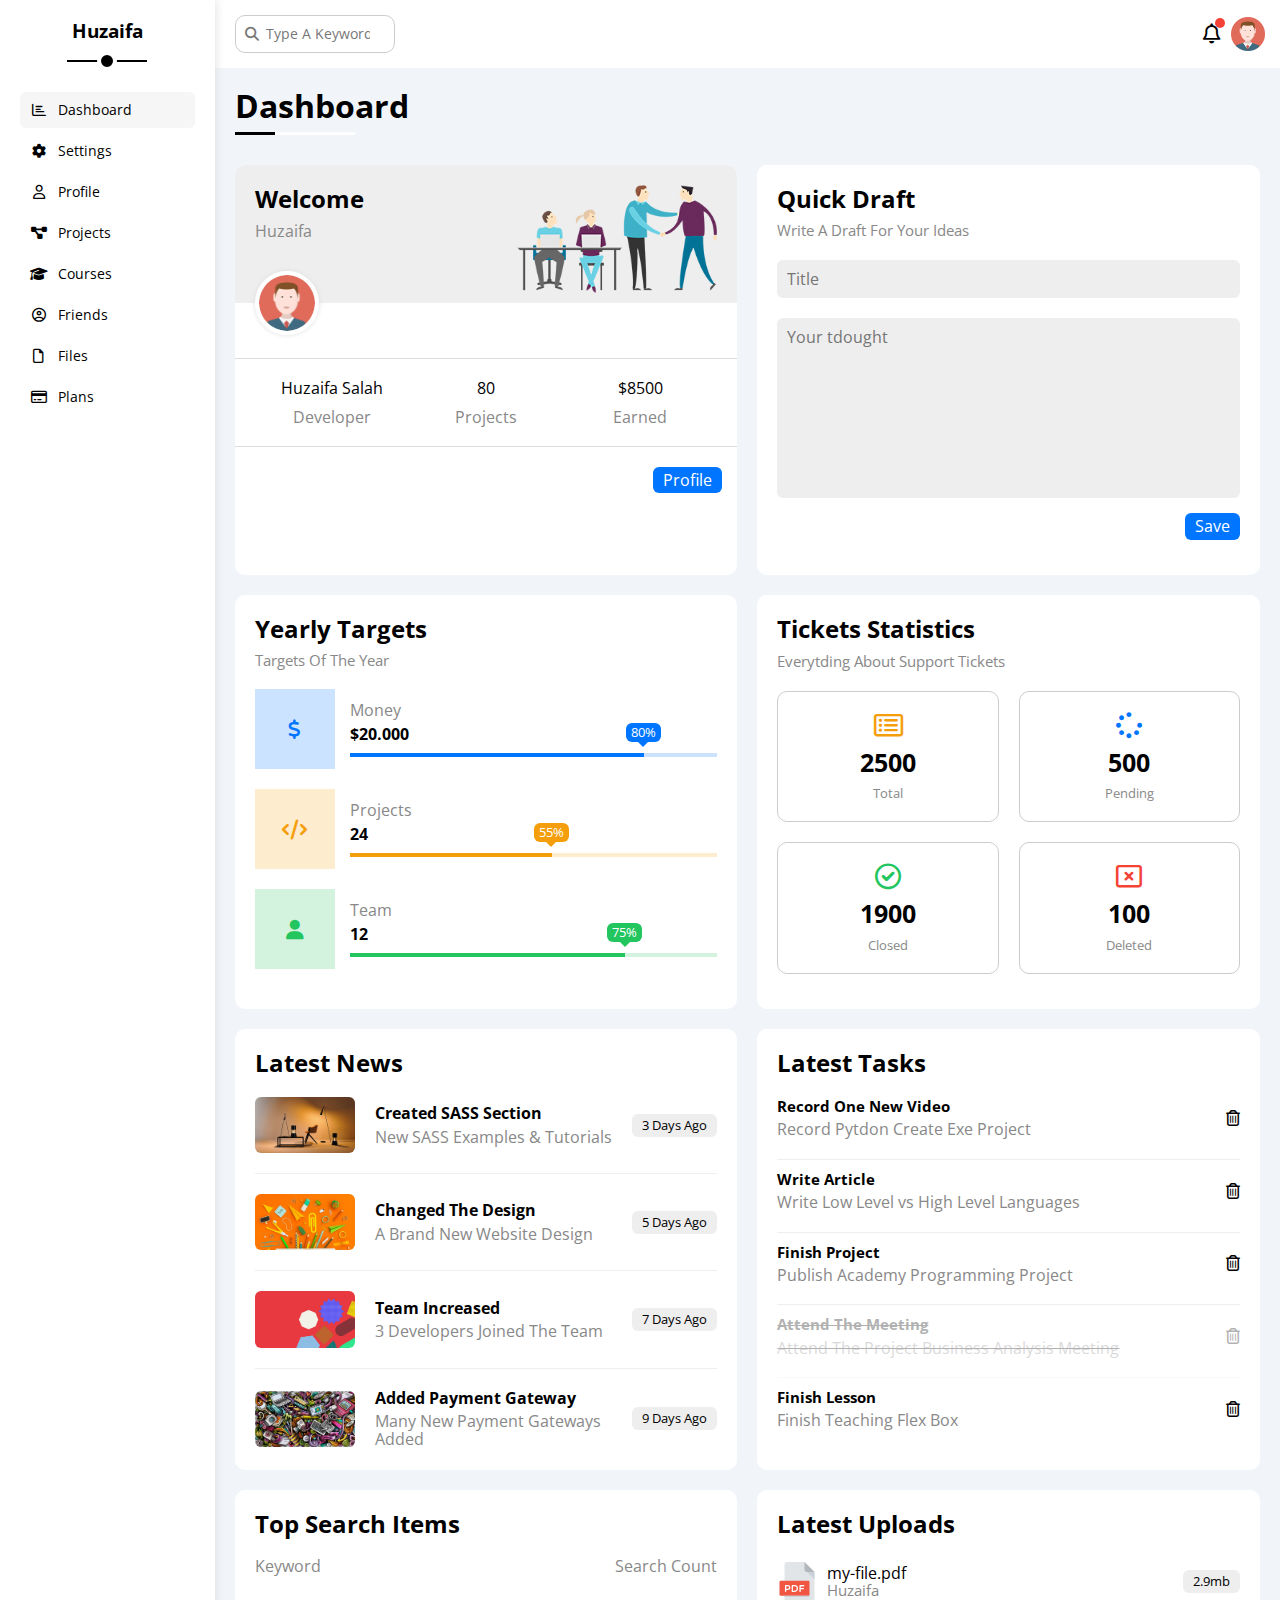
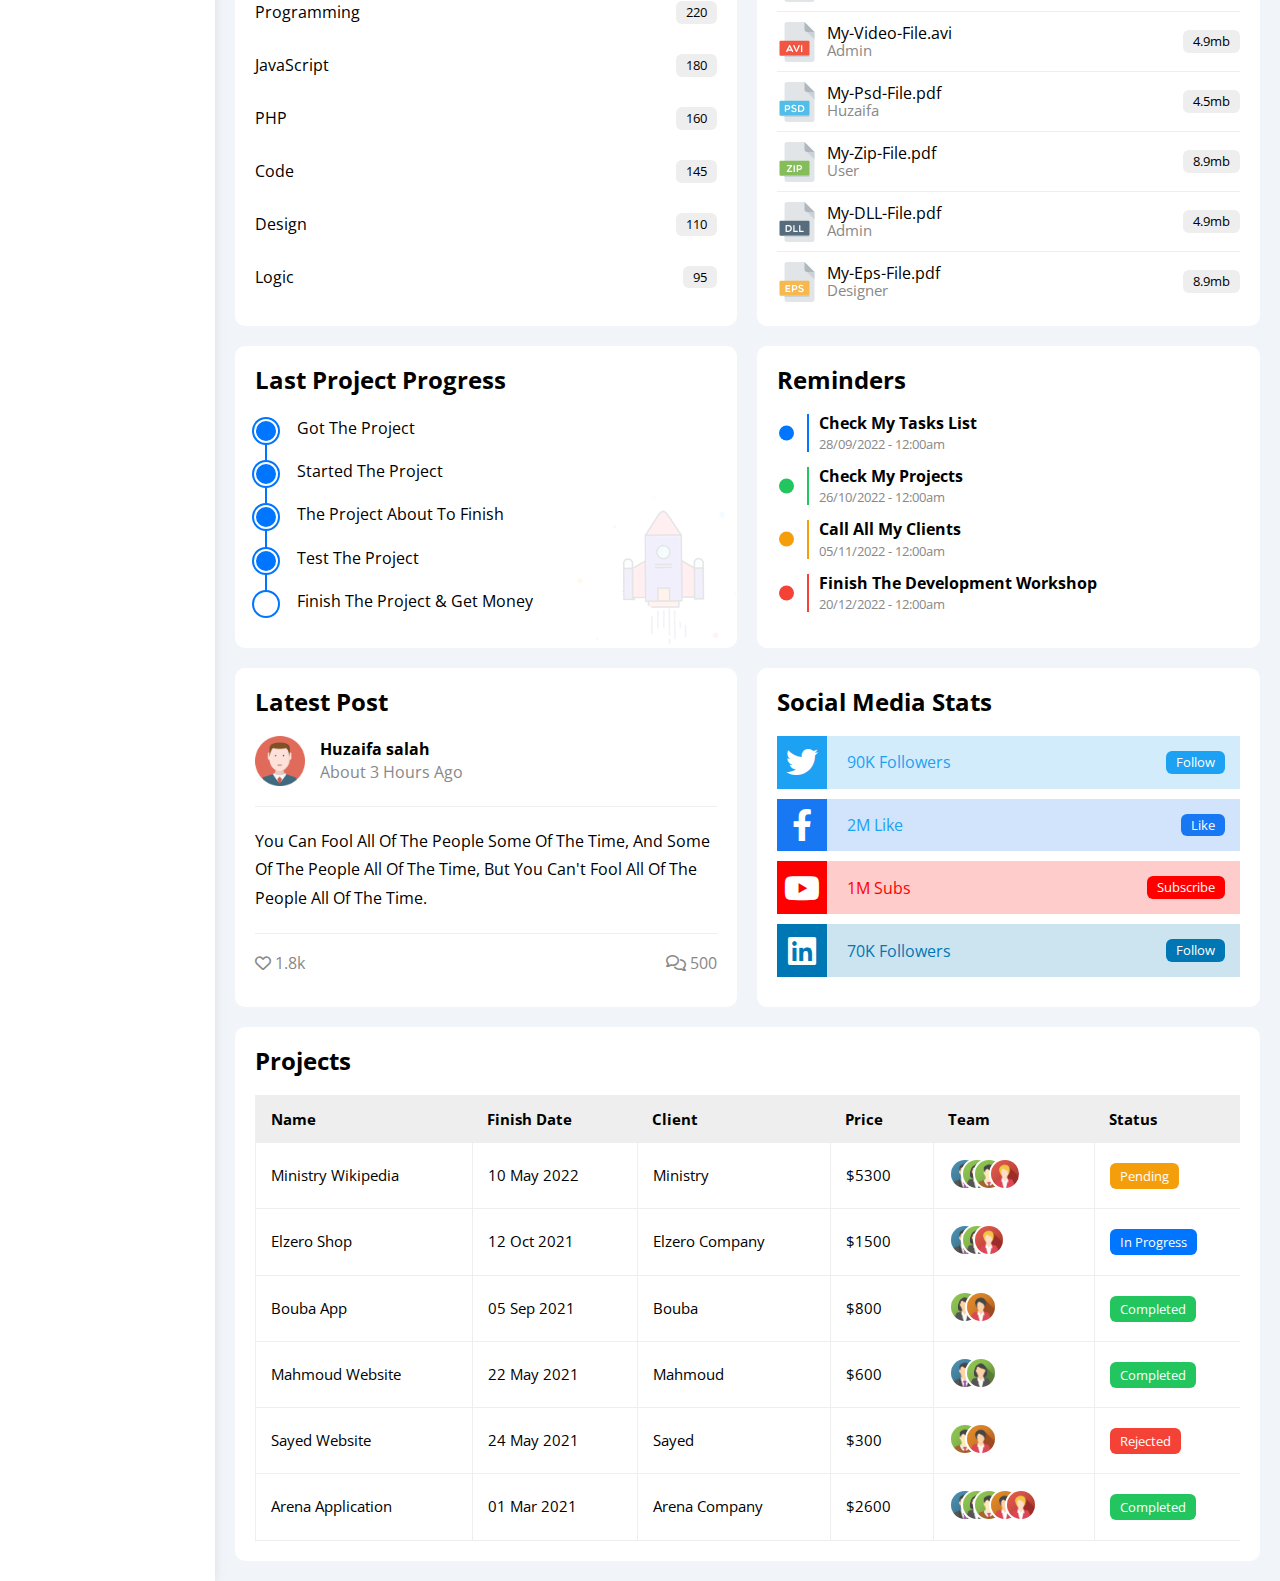
<file: index.html>
<!DOCTYPE html>
<html lang="en">
  <head>
    <meta charset="UTF-8" />
    <meta http-equiv="X-UA-Compatible" content="IE=edge" />
    <meta name="viewport" content="widtd=device-widtd, initial-scale=1.0" />
    <link rel="stylesheet" href="css/all.min.css" />
    <link rel="stylesheet" href="css/normalize.css" />
    <link rel="stylesheet" href="css/Dashboard.css" />
    <link rel="preconnect" href="https://fonts.googleapis.com" />
    <link rel="preconnect" href="https://fonts.gstatic.com" crossorigin />
    <link
      href="https://fonts.googleapis.com/css2?family=Open+Sans:wght@300;500&display=swap"
      rel="stylesheet"
    />
    <link rel="stylesheet" href="css/framework.css" />
    <title>Dashboard</title>
  </head>

  <body>
    <div class="page">
      <div class="sidebar active">
        <h3>Huzaifa</h3>
        <ul>
          <li>
            <a href="index.html" target="_blank" class="active"
              ><i class="fa-regular fa-chart-bar fa-fw"></i
              ><span>Dashboard</span></a
            >
          </li>
          <li>
            <a href="settings.html"
              ><i class="fa-solid fa-gear fa-fw"></i><span>Settings</span></a
            >
          </li>
          <li>
            <a href="profile.html"
              ><i class="fa-regular fa-user fa-fw"></i><span>Profile</span></a
            >
          </li>
          <li>
            <a href="project.html"
              ><i class="fa-solid fa-diagram-project fa-fw"></i
              ><span>Projects</span></a
            >
          </li>
          <li>
            <a href="courses.html"
              ><i class="fa-solid fa-graduation-cap fa-fw"></i
              ><span>Courses</span></a
            >
          </li>
          <li>
            <a href="friends.html"
              ><i class="fa-regular fa-circle-user fa-fw"></i
              ><span>Friends</span></a
            >
          </li>
          <li>
            <a href="files.html"
              ><i class="fa-regular fa-file fa-fw"></i><span>Files</span></a
            >
          </li>
          <li>
            <a href="plans.html"
              ><i class="fa-regular fa-credit-card fa-fw"></i
              ><span>Plans</span></a
            >
          </li>
        </ul>
      </div>
      <div class="content">
        <header>
          <div class="search">
            <input type="search" name="" id="" placeholder="Type A Keyword" />
          </div>
          <div class="icons">
            <span>
              <i class="fa-regular fa-bell fa-lg"></i>
            </span>
            <img src="imgs/avatar.png" alt="" />
          </div>
        </header>
        <h1>Dashboard</h1>
        <!-- start wrapper -->
        <div class="box">
          <!-- start welcome  -->
          <div class="welcome bg-white rad-10">
            <div class="head p-20">
              <div>
                <h2 class="hm-10">Welcome</h2>
                <span class="c-grey">Huzaifa</span>
              </div>
              <img src="imgs/welcome.png" alt="" />
            </div>
            <img src="imgs/avatar.png" alt="" class="avatar" />
            <div class="body d-flex s-between p-20">
              <div>
                Huzaifa Salah
                <span class="c-grey d-block f-14">Developer</span>
              </div>
              <div>
                80
                <span class="c-grey d-block f-14">Projects</span>
              </div>
              <div>
                $8500
                <span class="c-grey d-block f-14">Earned</span>
              </div>
            </div>
            <a href="profile.html" class="c-white d-block f-14 btn-shape"
              >Profile</a
            >
          </div>
          <!-- end welcome -->
          <!-- start Quick Draft -->
          <div class="quick-draft p-20 bg-white rad-10">
            <h2 class="hm-10">Quick Draft</h2>
            <p class="c-grey m-0 fs-15">Write A Draft For Your Ideas</p>
            <form action="" class="form d-flex w-full f-14">
              <input
                type="text"
                name=""
                id=""
                placeholder="Title"
                class="b-none bg-eee p-10 rad-6 f-14"
              />
              <textarea
                placeholder="Your tdought"
                class="b-none bg-eee p-10 rad-6 f-14"
              ></textarea>
            </form>
            <a href="" class="btn-shape c-white f-14 d-block">Save</a>
          </div>
          <!-- end Quick Draft -->
          <!-- start early targets -->
          <div class="early p-20 bg-white rad-10">
            <h2 class="hm-10 f-15">Yearly Targets</h2>
            <p class="m-0 c-grey mb-20 fs-15">Targets Of The Year</p>
            <div class="blue mb-20 center-flex">
              <div class="icon center-flex">
                <i class="fa-solid fa-dollar-sign fa-lg c-blue"></i>
              </div>
              <div class="details">
                <span class="c-grey f-14">Money</span>
                <span class="d-block mb-10 mt-10 mt-5 fw-bold">$20.000</span>
                <div class="progress d-block blue">
                  <span style="width: 80%" class="d-block bg-blue">
                    <span class="bg-blue">80%</span>
                  </span>
                </div>
              </div>
            </div>
            <div class="orange mb-20 center-flex">
              <div class="icon center-flex">
                <i class="fa-solid fa-code fa-lg c-orange"></i>
              </div>
              <div class="details">
                <span class="c-grey f-14">Projects</span>
                <span class="d-block mb-10 mt-5 fw-bold">24</span>
                <div class="progress d-block orange">
                  <span style="width: 55%" class="d-block bg-orange">
                    <span class="bg-orange">55%</span>
                  </span>
                </div>
              </div>
            </div>
            <div class="green mb-20 center-flex">
              <div class="icon center-flex">
                <i class="fa-solid fa-user fa-lg c-green orange"></i>
              </div>
              <div class="details">
                <span class="c-grey f-14">Team</span>
                <span class="d-block mb-10 mt-5 fw-bold green">12</span>
                <div class="progress d-block green">
                  <span style="width: 75%" class="d-block bg-green">
                    <span class="bg-green">75%</span>
                  </span>
                </div>
              </div>
            </div>
          </div>
          <!-- end early targets -->
          <!-- start tickets -->
          <div class="bg-white rad-10 tickets p-20">
            <h2 class="hm-10">Tickets Statistics</h2>
            <span class="c-grey fs-15 m-0"
              >Everytding About Support Tickets</span
            >
            <div class="all d-flex c-grey mt-20 txt-c">
              <div class="boxes p-20 rad-10 fs-13">
                <i
                  class="fa-regular fa-rectangle-list fa-2x mb-10 c-orange"
                ></i>
                <span class="c-black fw-bold fs-25 d-block mb-10">2500</span>
                Total
              </div>
              <div class="boxes p-20 rad-10 fs-13">
                <i class="fa-solid fa-spinner fa-2x mb-10 c-blue"></i>
                <span class="c-black fw-bold fs-25 d-block mb-10">500</span>
                Pending
              </div>
              <div class="boxes p-20 rad-10 fs-13">
                <i class="fa-regular fa-circle-check fa-2x mb-10 c-green"></i>
                <span class="c-black fw-bold fs-25 d-block mb-10">1900</span>
                Closed
              </div>
              <div class="boxes p-20 rad-10 fs-13">
                <i class="fa-regular fa-rectangle-xmark fa-2x mb-10 c-red"></i>
                <span class="c-black fw-bold fs-25 d-block mb-10">100</span>
                Deleted
              </div>
            </div>
          </div>
          <!-- end tickets -->
          <!-- start latest news -->
          <div class="latest bg-white p-20 rad-10">
            <h2 class="hm-10">Latest News</h2>
            <div class="news d-flex mt-20">
              <div class="new center-flex w-full">
                <img src="imgs/news-01.png" alt="" class="rad-6" />
                <div class="info">
                  <span class="fw-bold">Created SASS Section</span>
                  <p class="c-grey f-14 mt-5 mb-0">
                    New SASS Examples & Tutorials
                  </p>
                </div>
                <span class="bg-eee btn-shape fs-13">3 Days Ago</span>
              </div>
              <div class="new center-flex w-full">
                <img src="imgs/news-02.png" alt="" class="rad-6" />
                <div class="info">
                  <span class="fw-bold">Changed The Design</span>
                  <p class="c-grey f-14 mt-5 mb-0">
                    A Brand New Website Design
                  </p>
                </div>
                <span class="bg-eee btn-shape fs-13">5 Days Ago</span>
              </div>
              <div class="new center-flex w-full">
                <img src="imgs/news-03.png" alt="" class="rad-6" />
                <div class="info">
                  <span class="fw-bold">Team Increased</span>
                  <p class="c-grey f-14 mt-5 mb-0">
                    3 Developers Joined The Team
                  </p>
                </div>
                <span class="bg-eee btn-shape fs-13">7 Days Ago</span>
              </div>
              <div class="new center-flex w-full">
                <img src="imgs/news-04.png" alt="" class="rad-6" />
                <div class="info">
                  <span class="fw-bold">Added Payment Gateway</span>
                  <p class="c-grey f-14 mt-5 mb-0">
                    Many New Payment Gateways Added
                  </p>
                </div>
                <span class="bg-eee btn-shape fs-13">9 Days Ago</span>
              </div>
            </div>
          </div>
          <!-- end latest news -->
          <!-- start latest tasks -->
          <div class="tasks bg-white p-20 rad-10">
            <h2 class="hm-10 mb-20">Latest Tasks</h2>
            <div class="task d-flex between-flex pb-20">
              <div>
                <span class="fw-bold fs-15">Record One New Video</span>
                <p class="m-0 c-grey mt-5">Record Pytdon Create Exe Project</p>
              </div>
              <i class="fa-regular fa-trash-can delete"></i>
            </div>
            <div class="task d-flex between-flex pb-20">
              <div>
                <span class="fw-bold fs-15">Write Article</span>
                <p class="m-0 c-grey mt-5">
                  Write Low Level vs High Level Languages
                </p>
              </div>
              <i class="fa-regular fa-trash-can delete"></i>
            </div>
            <div class="task d-flex between-flex pb-20">
              <div>
                <span class="fw-bold fs-15">Finish Project</span>
                <p class="m-0 c-grey mt-5">
                  Publish Academy Programming Project
                </p>
              </div>
              <i class="fa-regular fa-trash-can delete"></i>
            </div>
            <div class="task d-flex between-flex pb-20">
              <div>
                <span class="fw-bold fs-15">Attend The Meeting</span>
                <p class="m-0 c-grey mt-5">
                  Attend The Project Business Analysis Meeting
                </p>
              </div>
              <i class="fa-regular fa-trash-can delete"></i>
            </div>
            <div class="task d-flex between-flex pb-20">
              <div>
                <span class="fw-bold fs-15">Finish Lesson</span>
                <p class="m-0 c-grey mt-5">Finish Teaching Flex Box</p>
              </div>
              <i class="fa-regular fa-trash-can delete"></i>
            </div>
          </div>
          <!-- end latest tasks -->
          <!-- start top search  -->
          <div class="top-search bg-white p-20 rad-10">
            <h2 class="hm-10 mb-20">Top Search Items</h2>
            <div class="grey between-flex c-grey" style="margin-bottom: 25px">
              Keyword <span>Search Count</span>
            </div>
            <div class="grey between-flex">
              Programming <span class="btn-shape bg-eee fs-13">220</span>
            </div>
            <div class="grey between-flex">
              JavaScript<span class="btn-shape bg-eee fs-13">180</span>
            </div>
            <div class="grey between-flex">
              PHP<span class="btn-shape bg-eee fs-13">160</span>
            </div>
            <div class="grey between-flex">
              Code<span class="btn-shape bg-eee fs-13">145</span>
            </div>
            <div class="grey between-flex">
              Design<span class="btn-shape bg-eee fs-13">110</span>
            </div>
            <div class="grey between-flex mb-10">
              Logic<span class="btn-shape bg-eee fs-13">95</span>
            </div>
          </div>
          <!-- end top search  -->
          <!-- start files  -->
          <div class="files bg-white p-20 rad-10 m-0">
            <h2 class="hm-10 mb-20">Latest Uploads</h2>
            <div class="file between-flex">
              <img src="imgs/pdf.svg" alt="" />
              <div>
                <span>my-file.pdf</span>
                <p class="c-grey m-0 fs-15">Huzaifa</p>
              </div>
              <p class="btn-shape bg-eee fs-13">2.9mb</p>
            </div>
            <div class="file between-flex">
              <img src="imgs/avi.svg" alt="" />
              <div>
                <span>My-Video-File.avi</span>
                <p class="c-grey m-0 fs-15">Admin</p>
              </div>
              <p class="btn-shape bg-eee fs-13">4.9mb</p>
            </div>
            <div class="file between-flex">
              <img src="imgs/psd.svg" alt="" />
              <div>
                <span>My-Psd-File.pdf</span>
                <p class="c-grey m-0 fs-15">Huzaifa</p>
              </div>
              <p class="btn-shape bg-eee fs-13">4.5mb</p>
            </div>
            <div class="file between-flex">
              <img src="imgs/zip.svg" alt="" />
              <div>
                <span>My-Zip-File.pdf</span>
                <p class="c-grey m-0 fs-15">User</p>
              </div>
              <p class="btn-shape bg-eee fs-13">8.9mb</p>
            </div>
            <div class="file between-flex">
              <img src="imgs/dll.svg" alt="" />
              <div>
                <span>My-DLL-File.pdf</span>
                <p class="c-grey m-0 fs-15">Admin</p>
              </div>
              <p class="btn-shape bg-eee fs-13">4.9mb</p>
            </div>
            <div class="file between-flex">
              <img src="imgs/eps.svg" alt="" />
              <div>
                <span>My-Eps-File.pdf</span>
                <p class="c-grey m-0 fs-15">Designer</p>
              </div>
              <p class="btn-shape bg-eee fs-13">8.9mb</p>
            </div>
          </div>
          <!-- end files  -->
          <!-- Start Last Project Progress -->
          <div class="last-project bg-white p-20 rad-10 p-relative">
            <h2 class="hm-10 mb-20">Last Project Progress</h2>
            <ul>
              <li>Got The Project</li>
              <li>Started The Project</li>
              <li>The Project About To Finish</li>
              <li class="test">Test The Project</li>
              <li>Finish The Project & Get Money</li>
            </ul>
            <img
              src="imgs/project.png"
              alt=""
              style="width: 160px"
              class="hide-mobile"
            />
          </div>
          <!-- End Last Project Progress -->
          <!-- start reminders -->
          <div class="reminders bg-white p-20 rad-10">
            <h2 class="hm-10 mb-20">Reminders</h2>
            <ul>
              <li class="p-relative">
                <span class="fw-bold f-14">Check My Tasks List</span>
                <p class="mt-5 c-grey fs-13 mb-0">28/09/2022 - 12:00am</p>
              </li>
              <li class="p-relative green">
                <span class="fw-bold f-14">Check My Projects</span>
                <p class="mt-5 c-grey fs-13 mb-0">26/10/2022 - 12:00am</p>
              </li>
              <li class="p-relative orange">
                <span class="fw-bold f-14">Call All My Clients</span>
                <p class="mt-5 c-grey fs-13 mb-0">05/11/2022 - 12:00am</p>
              </li>
              <li class="p-relative red">
                <span class="fw-bold f-14"
                  >Finish The Development Workshop</span
                >
                <p class="mt-5 c-grey fs-13 mb-0">20/12/2022 - 12:00am</p>
              </li>
            </ul>
          </div>
          <!-- end reminders -->
          <!-- start Latest Post  -->
          <div class="latest-post p-20 bg-white rad-10">
            <h2 class="hm-10 mb-20">Latest Post</h2>
            <div class="between-flex">
              <img
                src="imgs/avatar.png"
                alt=""
                style="width: 50px; margin-right: 15px"
              />
              <div style="flex: 1">
                <span class="fw-bold">Huzaifa salah</span>
                <p class="m-0 mt-5 c-grey">About 3 Hours Ago</p>
              </div>
            </div>
            <p class="mt-20 mb-20 pt-20 pb-20">
              You Can Fool All Of The People Some Of The Time, And Some Of The
              People All Of The Time, But You Can't Fool All Of The People All
              Of The Time.
            </p>
            <div class="between-flex c-grey">
              <div>
                <i class="fa-regular fa-heart"></i>
                <span>1.8k</span>
              </div>
              <div>
                <i class="fa-regular fa-comments"></i>
                <span>500</span>
              </div>
            </div>
          </div>
          <!-- end Latest Post  -->
          <!-- start social media  -->
          <div class="social-media bg-white p-20 rad-10">
            <h2 class="hm-10 mb-20">Social Media Stats</h2>
            <div class="social twitter between-flex p-10">
              <i
                class="fa-brands fa-twitter fa-2x h-full center-flex c-white"
              ></i>
              <span>90K Followers</span>
              <a href="" class="btn-shape bg-blue c-white fs-13">Follow</a>
            </div>
            <div class="social facebook between-flex p-10">
              <i
                class="fa-brands fa-facebook-f fa-2x c-white h-full center-flex"
              ></i>
              <span>2M Like</span>
              <a href="" class="btn-shape bg-blue c-white fs-13">Like</a>
            </div>
            <div class="social youtube between-flex p-10">
              <i
                class="fa-brands fa-youtube fa-2x c-white h-full center-flex"
              ></i>
              <span>1M Subs</span>
              <a href="" class="btn-shape bg-blue c-white fs-13">Subscribe</a>
            </div>
            <div class="social linkedin between-flex p-10">
              <i
                class="fa-brands fa-linkedin fa-2x c-white h-full center-flex"
              ></i>
              <span>70K Followers</span>
              <a href="" class="btn-shape bg-blue c-white fs-13">Follow</a>
            </div>
          </div>
          <!-- end social media  -->
        </div>
        <!-- end wrapper -->
        <!-- start table  -->
        <div class="projects bg-white p-20 rad-10">
          <h2 class="hm-10 mb-20">Projects</h2>
          <div class="respo-table">
            <table>
              <thead>
                <th>Name</th>
                <th>Finish Date</th>
                <th>Client</th>
                <th>Price</th>
                <th>Team</th>
                <th>Status</th>
              </thead>
              <tbody>
                <tr>
                  <td>Ministry Wikipedia</td>
                  <td>10 May 2022</td>
                  <td>Ministry</td>
                  <td>$5300</td>
                  <td class="pic">
                    <img src="imgs/team-01.png" alt="" /><img
                      src="imgs/team-02.png"
                      alt=""
                    /><img src="imgs/team-03.png" alt="" />
                    <img src="imgs/team-05.png" alt="" />
                  </td>
                  <td>
                    <span class="btn-shape bg-orange c-white fs-13"
                      >Pending</span
                    >
                  </td>
                </tr>
                <tr>
                  <td>Elzero Shop</td>
                  <td>12 Oct 2021</td>
                  <td>Elzero Company</td>
                  <td>$1500</td>
                  <td class="pic">
                    <img src="imgs/team-01.png" alt="" /><img
                      src="imgs/team-02.png"
                      alt=""
                    /><img src="imgs/team-05.png" alt="" />
                  </td>
                  <td>
                    <span class="bg-blue btn-shape c-white fs-13"
                      >In Progress</span
                    >
                  </td>
                </tr>
                <tr>
                  <td>Bouba App</td>
                  <td>05 Sep 2021</td>
                  <td>Bouba</td>
                  <td>$800</td>
                  <td class="pic">
                    <img src="imgs/team-02.png" alt="" />
                    <img src="imgs/team-04.png" alt="" />
                  </td>
                  <td>
                    <span class="btn-shape c-white bg-green fs-13"
                      >Completed</span
                    >
                  </td>
                </tr>
                <tr>
                  <td>Mahmoud Website</td>
                  <td>22 May 2021</td>
                  <td>Mahmoud</td>
                  <td>$600</td>
                  <td class="pic">
                    <img src="imgs/team-01.png" alt="" />
                    <img src="imgs/team-02.png" alt="" />
                  </td>
                  <td>
                    <span class="btn-shape c-white bg-green fs-13"
                      >Completed</span
                    >
                  </td>
                </tr>
                <tr>
                  <td>Sayed Website</td>
                  <td>24 May 2021</td>
                  <td>Sayed</td>
                  <td>$300</td>
                  <td class="pic">
                    <img src="imgs/team-03.png" alt="" />
                    <img src="imgs/team-04.png" alt="" />
                  </td>
                  <td>
                    <span class="btn-shape c-white bg-red fs-13">Rejected</span>
                  </td>
                </tr>
                <tr>
                  <td>Arena Application</td>
                  <td>01 Mar 2021</td>
                  <td>Arena Company</td>
                  <td>$2600</td>
                  <td class="pic">
                    <img src="imgs/team-01.png" alt="" /><img
                      src="imgs/team-02.png"
                      alt=""
                    /><img src="imgs/team-03.png" alt="" />
                    <img src="imgs/team-04.png" alt="" />
                    <img src="imgs/team-05.png" alt="" />
                  </td>
                  <td>
                    <span class="btn-shape c-white bg-green fs-13"
                      >Completed</span
                    >
                  </td>
                </tr>
              </tbody>
            </table>
          </div>
        </div>
        <!-- end table  -->
      </div>
    </div>
  </body>
</html>
</file>
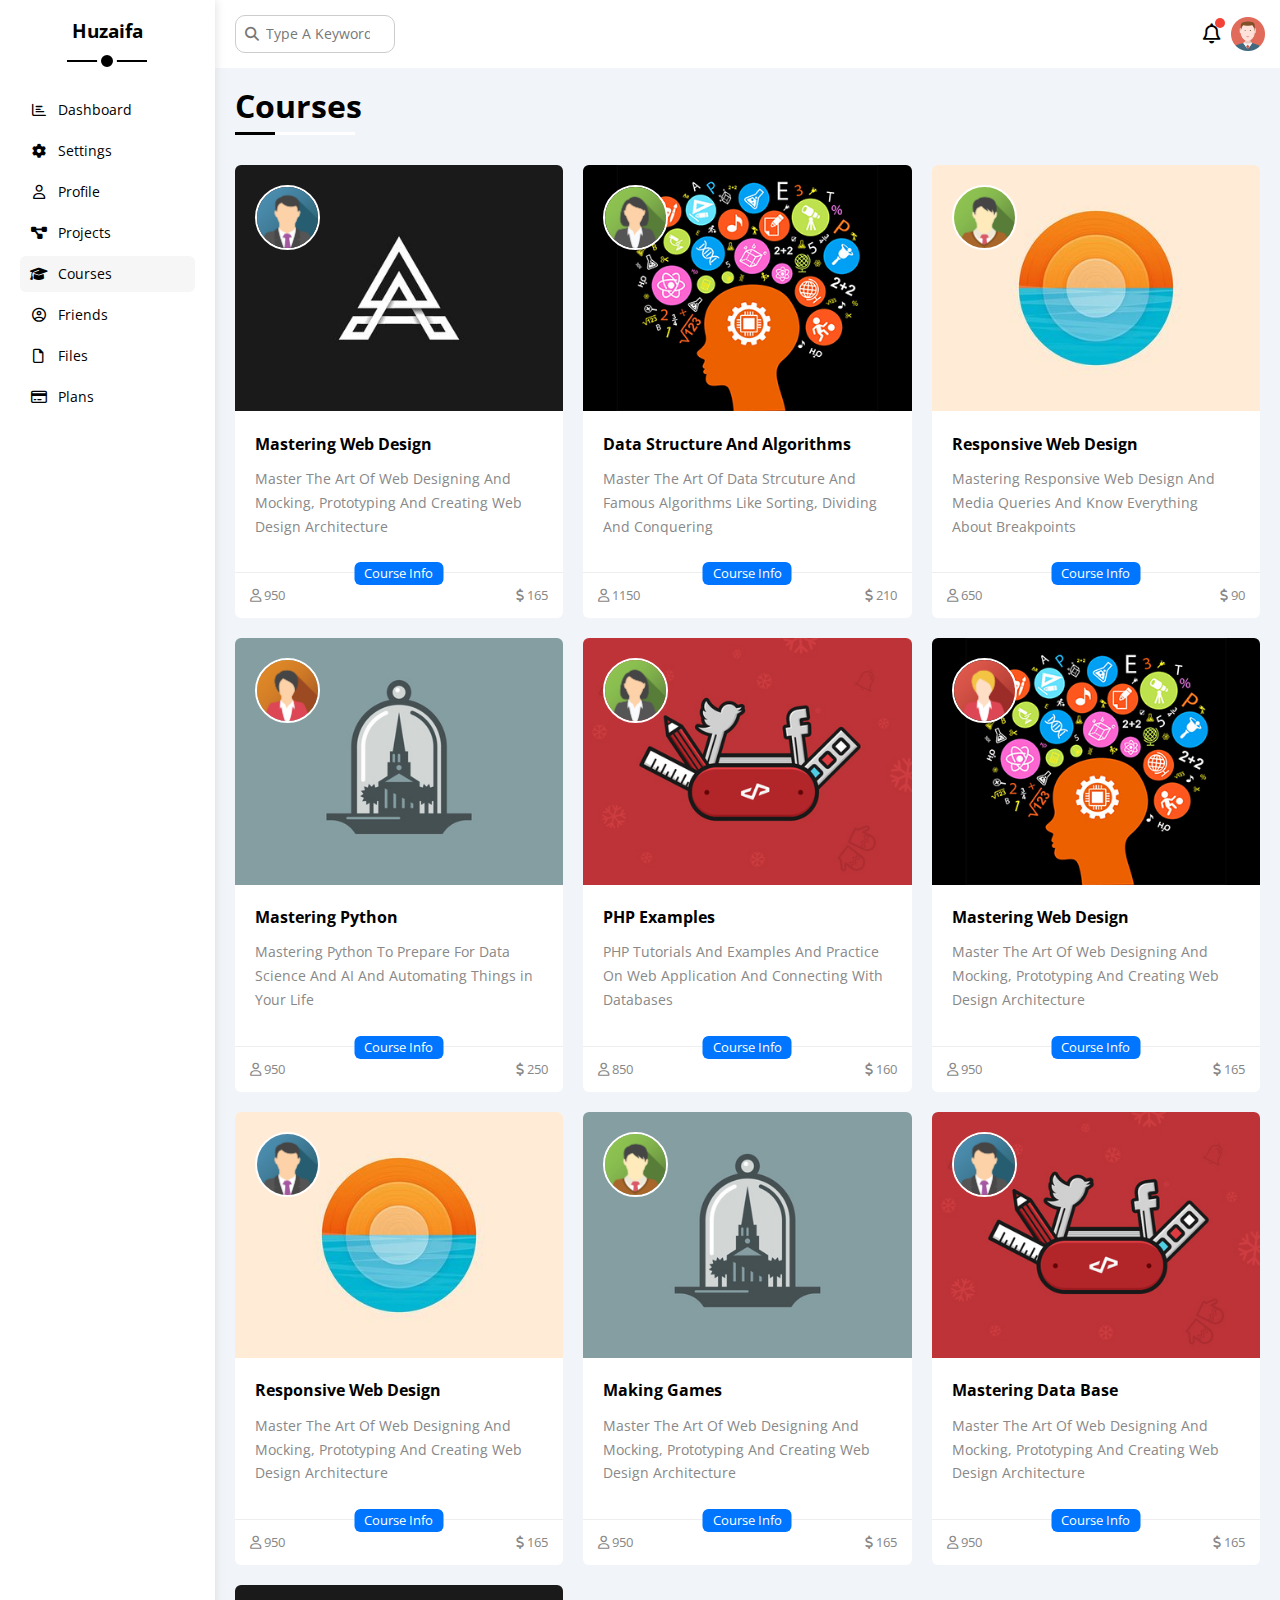
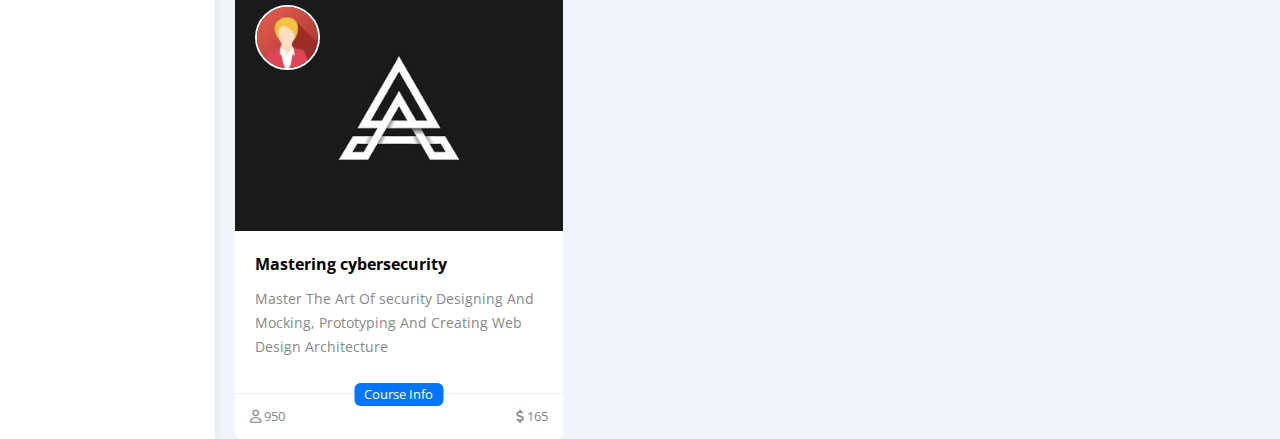
<file: courses.html>
<!DOCTYPE html>
<html lang="en">

<head>
  <meta charset="UTF-8">
  <meta http-equiv="X-UA-Compatible" content="IE=edge">
  <meta name="viewport" content="widtd=device-widtd, initial-scale=1.0">
  <link rel="stylesheet" href="css/all.min.css">
  <link rel="stylesheet" href="css/normalize.css">
  <link rel="stylesheet" href="css/Dashboard.css">
  <link rel="preconnect" href="https://fonts.googleapis.com" />
  <link rel="preconnect" href="https://fonts.gstatic.com" crossorigin />
  <link href="https://fonts.googleapis.com/css2?family=Open+Sans:wght@300;500&display=swap" rel="stylesheet" />
  <link rel="stylesheet" href="css/framework.css">
  <title>Courses</title>
</head>

<body>
  <div class="page">
    <div class="sidebar active">
      <h3>Huzaifa</h3>
      <ul>
        <li><a href="index.html"><i class="fa-regular fa-chart-bar fa-fw"></i><span>Dashboard</span></a>
        </li>
        <li><a href="settings.html"><i class="fa-solid fa-gear fa-fw"></i><span>Settings</span></a></li>
        <li><a href="profile.html"><i class="fa-regular fa-user fa-fw"></i><span>Profile</span></a></li>
        <li><a href="project.html"><i class="fa-solid fa-diagram-project fa-fw"></i><span>Projects</span></a></li>
        <li><a href="courses.html" class="active"><i
              class="fa-solid fa-graduation-cap fa-fw"></i><span>Courses</span></a></li>
        <li><a href="friends.html"><i class="fa-regular fa-circle-user fa-fw"></i><span>Friends</span></a></li>
        <li><a href="files.html"><i class="fa-regular fa-file fa-fw"></i><span>Files</span></a></li>
        <li><a href="plans.html"><i class="fa-regular fa-credit-card fa-fw"></i><span>Plans</span></a></li>
      </ul>
    </div>
    <div class="content">
      <header>
        <div class="search">
          <input type="search" name="" id="" placeholder="Type A Keyword">
        </div>
        <div class="icons">
          <span>
            <i class="fa-regular fa-bell fa-lg"></i>
          </span>
          <img src="imgs/avatar.png" alt="">
        </div>
      </header>
      <h1>Courses</h1>
      <div class="courses d-grid respo-mobile">
        <!-- start box 1 -->
        <div class="courses-box bg-white  rad-6 p-relative over-hidden">
          <img src="imgs/course-01.jpg" alt="" style="max-width:100%">
          <img src="imgs/team-01.png" alt="">
          <div>
            <h4 class="m-0">Mastering Web Design</h4>
            <p class="c-grey fs-14">Master The Art Of Web Designing And Mocking, Prototyping And Creating Web Design
              Architecture</p>
          </div>
          <div class="between-flex p-relative p-15">
            <span class="title bg-blue btn-shape c-white fs-13">Course Info</span>
            <span class="c-grey fs-13"><i class="fa-regular fa-user"></i> 950</span>
            <span class="c-grey fs-13"><i class="fa-solid fa-dollar-sign"></i> 165</span>
          </div>
        </div>
        <!-- end box 1 -->
        <!-- start box 2 -->
        <div class="courses-box bg-white  rad-6 p-relative over-hidden">
          <img src="imgs/course-02.jpg" alt="" style="max-width:100%">
          <img src="imgs/team-02.png" alt="">
          <div>
            <h4 class="m-0">Data Structure And Algorithms</h4>
            <p class="c-grey fs-14">Master The Art Of Data Strcuture And Famous Algorithms Like Sorting, Dividing And
              Conquering</p>
          </div>
          <div class="between-flex p-relative p-15">
            <span class="title bg-blue btn-shape c-white fs-13">Course Info</span>
            <span class="c-grey fs-13"><i class="fa-regular fa-user"></i> 1150</span>
            <span class="c-grey fs-13"><i class="fa-solid fa-dollar-sign"></i> 210</span>
          </div>
        </div>
        <!-- end box 2 -->
        <!-- start box 3 -->
        <div class="courses-box bg-white  rad-6 p-relative over-hidden">
          <img src="imgs/course-03.jpg" alt="" style="max-width:100%">
          <img src="imgs/team-03.png" alt="">
          <div>
            <h4 class="m-0">Responsive Web Design</h4>
            <p class="c-grey fs-14">Mastering Responsive Web Design And Media Queries And Know Everything About
              Breakpoints</p>
          </div>
          <div class="between-flex p-relative p-15">
            <span class="title bg-blue btn-shape c-white fs-13">Course Info</span>
            <span class="c-grey fs-13"><i class="fa-regular fa-user"></i> 650</span>
            <span class="c-grey fs-13"><i class="fa-solid fa-dollar-sign"></i> 90</span>
          </div>
        </div>
        <!-- end box 3 -->
        <!-- start box 4 -->
        <div class="courses-box bg-white  rad-6 p-relative over-hidden">
          <img src="imgs/course-04.jpg" alt="" style="max-width:100%">
          <img src="imgs/team-04.png" alt="">
          <div>
            <h4 class="m-0">Mastering Python</h4>
            <p class="c-grey fs-14">Mastering Python To Prepare For Data Science And AI And Automating Things in Your
              Life</p>
          </div>
          <div class="between-flex p-relative p-15">
            <span class="title bg-blue btn-shape c-white fs-13">Course Info</span>
            <span class="c-grey fs-13"><i class="fa-regular fa-user"></i> 950</span>
            <span class="c-grey fs-13"><i class="fa-solid fa-dollar-sign"></i> 250</span>
          </div>
        </div>
        <!-- end box 4 -->
        <!-- start box 5 -->
        <div class="courses-box bg-white  rad-6 p-relative over-hidden">
          <img src="imgs/course-05.jpg" alt="" style="max-width:100%">
          <img src="imgs/team-02.png" alt="">
          <div>
            <h4 class="m-0">PHP Examples</h4>
            <p class="c-grey fs-14">PHP Tutorials And Examples And Practice On Web Application And Connecting With
              Databases</p>
          </div>
          <div class="between-flex p-relative p-15">
            <span class="title bg-blue btn-shape c-white fs-13">Course Info</span>
            <span class="c-grey fs-13"><i class="fa-regular fa-user"></i> 850</span>
            <span class="c-grey fs-13"><i class="fa-solid fa-dollar-sign"></i> 160</span>
          </div>
        </div>
        <!-- end box 5 -->
        <!-- start box 6 -->
        <div class="courses-box bg-white  rad-6 p-relative over-hidden">
          <img src="imgs/course-02.jpg" alt="" style="max-width:100%">
          <img src="imgs/team-05.png" alt="">
          <div>
            <h4 class="m-0">Mastering Web Design</h4>
            <p class="c-grey fs-14">Master The Art Of Web Designing And Mocking, Prototyping And Creating Web Design
              Architecture</p>
          </div>
          <div class="between-flex p-relative p-15">
            <span class="title bg-blue btn-shape c-white fs-13">Course Info</span>
            <span class="c-grey fs-13"><i class="fa-regular fa-user"></i> 950</span>
            <span class="c-grey fs-13"><i class="fa-solid fa-dollar-sign"></i> 165</span>
          </div>
        </div>
        <!-- end box 6 -->
        <!-- start box 7 -->
        <div class="courses-box bg-white  rad-6 p-relative over-hidden">
          <img src="imgs/course-03.jpg" alt="" style="max-width:100%">
          <img src="imgs/team-01.png" alt="">
          <div>
            <h4 class="m-0">Responsive Web Design</h4>
            <p class="c-grey fs-14">Master The Art Of Web Designing And Mocking, Prototyping And Creating Web Design
              Architecture</p>
          </div>
          <div class="between-flex p-relative p-15">
            <span class="title bg-blue btn-shape c-white fs-13">Course Info</span>
            <span class="c-grey fs-13"><i class="fa-regular fa-user"></i> 950</span>
            <span class="c-grey fs-13"><i class="fa-solid fa-dollar-sign"></i> 165</span>
          </div>
        </div>
        <!-- end box 7 -->
        <!-- start box 8 -->
        <div class="courses-box bg-white  rad-6 p-relative over-hidden">
          <img src="imgs/course-04.jpg" alt="" style="max-width:100%">
          <img src="imgs/team-03.png" alt="">
          <div>
            <h4 class="m-0">Making Games</h4>
            <p class="c-grey fs-14">Master The Art Of Web Designing And Mocking, Prototyping And Creating Web Design
              Architecture</p>
          </div>
          <div class="between-flex p-relative p-15">
            <span class="title bg-blue btn-shape c-white fs-13">Course Info</span>
            <span class="c-grey fs-13"><i class="fa-regular fa-user"></i> 950</span>
            <span class="c-grey fs-13"><i class="fa-solid fa-dollar-sign"></i> 165</span>
          </div>
        </div>
        <!-- end box 8 -->
        <!-- start box 9 -->
        <div class="courses-box bg-white  rad-6 p-relative over-hidden">
          <img src="imgs/course-05.jpg" alt="" style="max-width:100%">
          <img src="imgs/team-01.png" alt="">
          <div>
            <h4 class="m-0">Mastering Data Base</h4>
            <p class="c-grey fs-14">Master The Art Of Web Designing And Mocking, Prototyping And Creating Web Design
              Architecture</p>
          </div>
          <div class="between-flex p-relative p-15">
            <span class="title bg-blue btn-shape c-white fs-13">Course Info</span>
            <span class="c-grey fs-13"><i class="fa-regular fa-user"></i> 950</span>
            <span class="c-grey fs-13"><i class="fa-solid fa-dollar-sign"></i> 165</span>
          </div>
        </div>
        <!-- end box 9 -->
        <!-- start box 10 -->
        <div class="courses-box bg-white  rad-6 p-relative over-hidden">
          <img src="imgs/course-01.jpg" alt="" style="max-width:100%">
          <img src="imgs/team-05.png" alt="">
          <div>
            <h4 class="m-0">Mastering cybersecurity</h4>
            <p class="c-grey fs-14">Master The Art Of security Designing And Mocking, Prototyping And Creating Web
              Design
              Architecture</p>
          </div>
          <div class="between-flex p-relative p-15">
            <span class="title bg-blue btn-shape c-white fs-13">Course Info</span>
            <span class="c-grey fs-13"><i class="fa-regular fa-user"></i> 950</span>
            <span class="c-grey fs-13"><i class="fa-solid fa-dollar-sign"></i> 165</span>
          </div>
        </div>
        <!-- end box 10 -->
      </div>
    </div>
  </div>
</body>

</html>
</file>
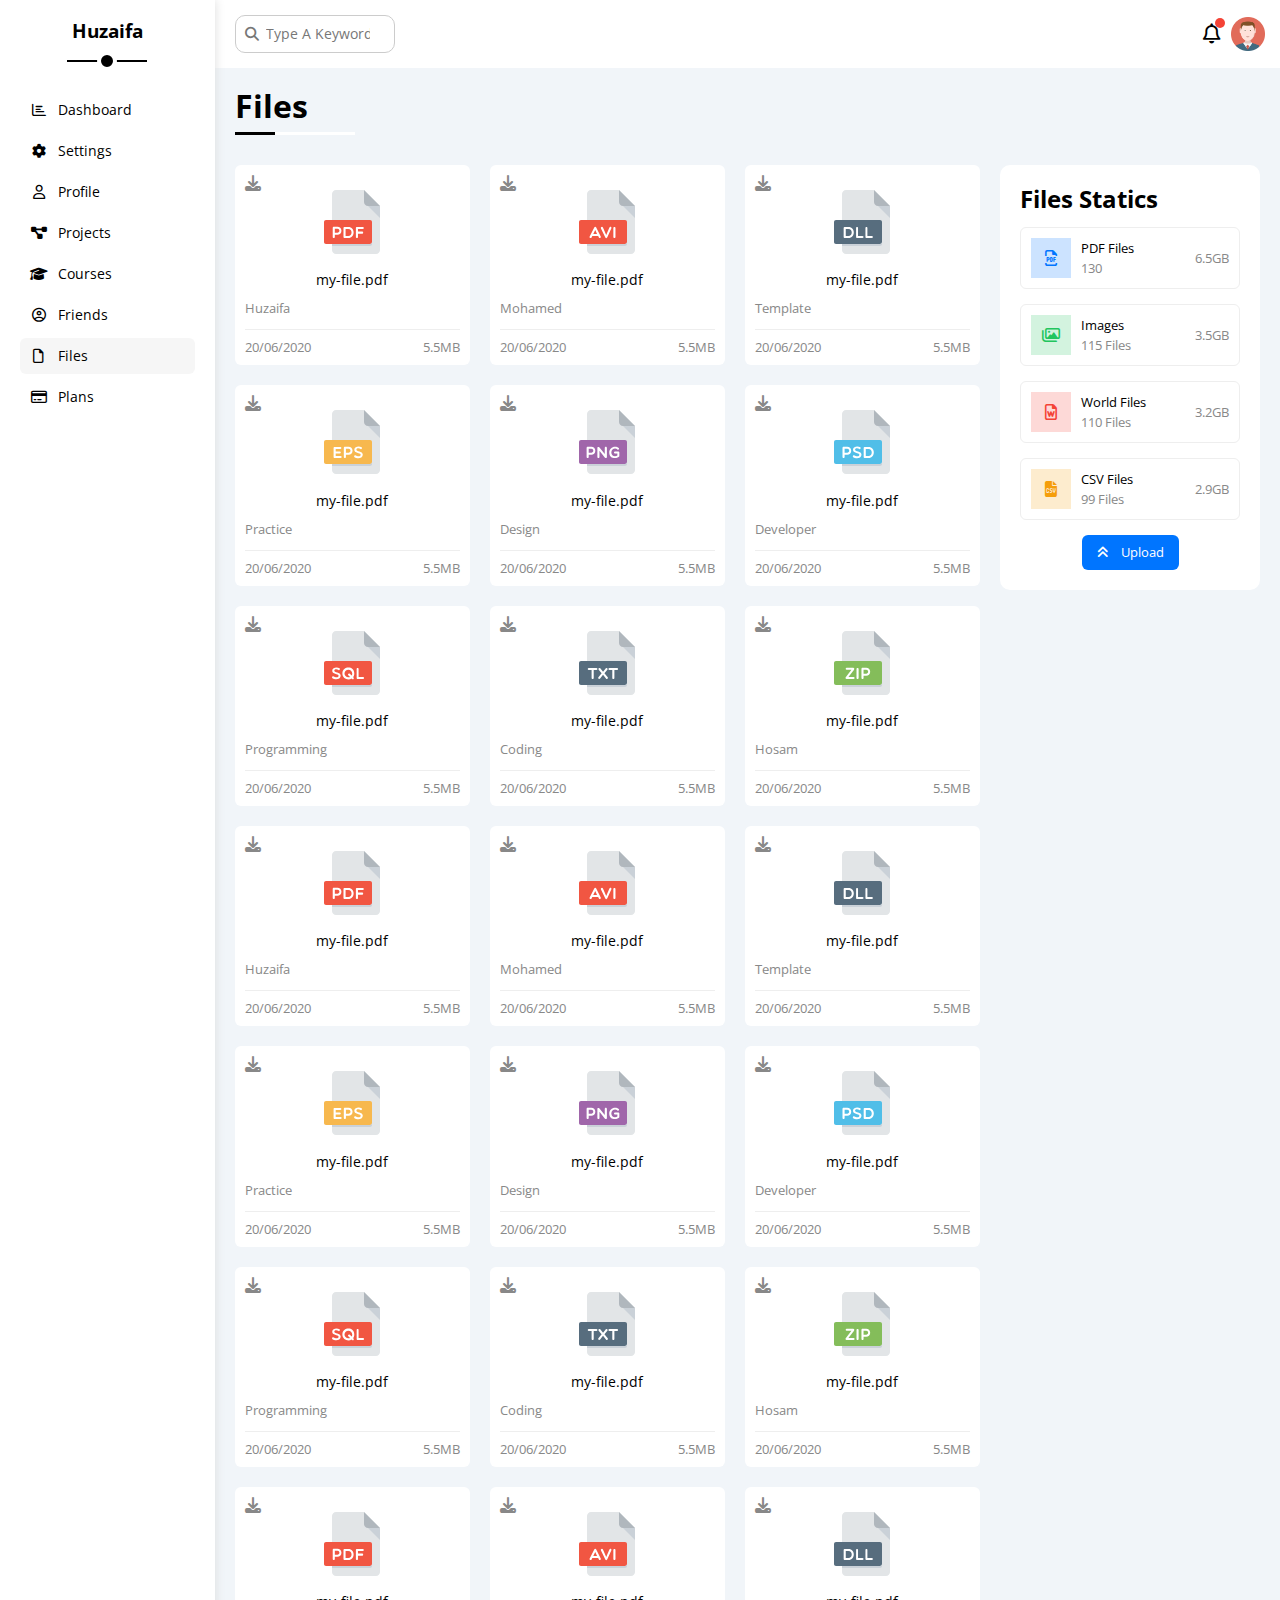
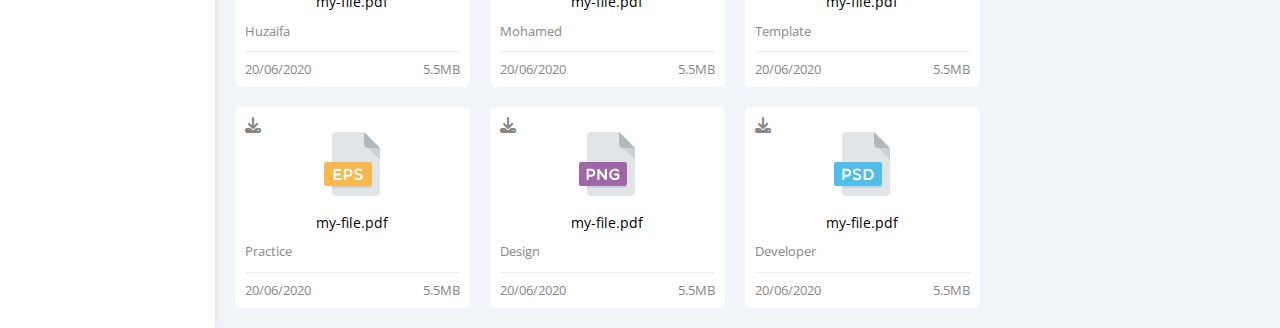
<file: files.html>
<!DOCTYPE html>
<html lang="en">

<head>
  <meta charset="UTF-8">
  <meta http-equiv="X-UA-Compatible" content="IE=edge">
  <meta name="viewport" content="widtd=device-widtd, initial-scale=1.0">
  <link rel="stylesheet" href="css/all.min.css">
  <link rel="stylesheet" href="css/normalize.css">
  <link rel="stylesheet" href="css/Dashboard.css">
  <link rel="preconnect" href="https://fonts.googleapis.com" />
  <link rel="preconnect" href="https://fonts.gstatic.com" crossorigin />
  <link href="https://fonts.googleapis.com/css2?family=Open+Sans:wght@300;500&display=swap" rel="stylesheet" />
  <link rel="stylesheet" href="css/framework.css">
  <title>Files</title>
</head>

<body>
  <div class="page">
    <div class="sidebar active">
      <h3>Huzaifa</h3>
      <ul>
        <li><a href="index.html"><i class="fa-regular fa-chart-bar fa-fw"></i><span>Dashboard</span></a>
        </li>
        <li><a href="settings.html"><i class="fa-solid fa-gear fa-fw"></i><span>Settings</span></a></li>
        <li><a href="profile.html"><i class="fa-regular fa-user fa-fw"></i><span>Profile</span></a></li>
        <li><a href="project.html"><i class="fa-solid fa-diagram-project fa-fw"></i><span>Projects</span></a></li>
        <li><a href="courses.html"><i class="fa-solid fa-graduation-cap fa-fw"></i><span>Courses</span></a></li>
        <li><a href="friends.html"><i class="fa-regular fa-circle-user fa-fw"></i><span>Friends</span></a></li>
        <li><a href="files.html" class="active"><i class="fa-regular fa-file fa-fw"></i><span>Files</span></a></li>
        <li><a href="plans.html"><i class="fa-regular fa-credit-card fa-fw"></i><span>Plans</span></a></li>
      </ul>
    </div>
    <div class="content">
      <header>
        <div class="search">
          <input type="search" name="" id="" placeholder="Type A Keyword">
        </div>
        <div class="icons">
          <span>
            <i class="fa-regular fa-bell fa-lg"></i>
          </span>
          <img src="imgs/avatar.png" alt="">
        </div>
      </header>
      <h1>Files</h1>
      <div class="files d-flex  m-20">
        <!-- start files  -->
        <div class="folders">
          <!-- start folder 1 -->
          <div class=" rad-6 bg-white p-10 p-realtive">
            <div class="txt-c p-relative"><i class="fa-solid fa-download c-grey p-absolute"></i><img src="imgs/pdf.svg"
                alt=""></div>
            <div class="fs-14 txt-c mb-10">my-file.pdf</div>
            <p class="fs-13 c-grey" style="margin:13px 0;">Huzaifa</p>
            <div class="between-flex fs-13 c-grey pt-10 mt-10">
              <span>20/06/2020</span>
              <span>5.5MB</span>
            </div>
          </div>
          <!-- end folder 1 -->
          <!-- start folder 2 -->
          <div class=" rad-6 bg-white p-10 p-realtive">
            <div class="txt-c p-relative"><i class="fa-solid fa-download c-grey p-absolute"></i><img src="imgs/avi.svg"
                alt=""></div>
            <div class="fs-14 txt-c mb-10">my-file.pdf</div>
            <p class="fs-13 c-grey" style="margin:13px 0;">Mohamed</p>
            <div class="between-flex fs-13 c-grey pt-10 mt-10">
              <span>20/06/2020</span>
              <span>5.5MB</span>
            </div>
          </div>
          <!-- end folder 2 -->
          <!-- start folder 3 -->
          <div class=" rad-6 bg-white p-10 p-realtive">
            <div class="txt-c p-relative"><i class="fa-solid fa-download c-grey p-absolute"></i><img src="imgs/dll.svg"
                alt=""></div>
            <div class="fs-14 txt-c mb-10">my-file.pdf</div>
            <p class="fs-13 c-grey" style="margin:13px 0;">Template</p>
            <div class="between-flex fs-13 c-grey pt-10 mt-10">
              <span>20/06/2020</span>
              <span>5.5MB</span>
            </div>
          </div>
          <!-- end folder 3 -->
          <!-- start folder 4 -->
          <div class=" rad-6 bg-white p-10 p-realtive">
            <div class="txt-c p-relative"><i class="fa-solid fa-download c-grey p-absolute"></i><img src="imgs/eps.svg"
                alt=""></div>
            <div class="fs-14 txt-c mb-10">my-file.pdf</div>
            <p class="fs-13 c-grey" style="margin:13px 0;">Practice</p>
            <div class="between-flex fs-13 c-grey pt-10 mt-10">
              <span>20/06/2020</span>
              <span>5.5MB</span>
            </div>
          </div>
          <!-- end folder 4 -->
          <!-- start folder 5 -->
          <div class=" rad-6 bg-white p-10 p-realtive">
            <div class="txt-c p-relative"><i class="fa-solid fa-download c-grey p-absolute"></i><img src="imgs/png.svg"
                alt=""></div>
            <div class="fs-14 txt-c mb-10">my-file.pdf</div>
            <p class="fs-13 c-grey" style="margin:13px 0;">Design</p>
            <div class="between-flex fs-13 c-grey pt-10 mt-10">
              <span>20/06/2020</span>
              <span>5.5MB</span>
            </div>
          </div>
          <!-- end folder 5 -->
          <!-- start folder 6 -->
          <div class=" rad-6 bg-white p-10 p-realtive">
            <div class="txt-c p-relative"><i class="fa-solid fa-download c-grey p-absolute"></i><img src="imgs/psd.svg"
                alt=""></div>
            <div class="fs-14 txt-c mb-10">my-file.pdf</div>
            <p class="fs-13 c-grey" style="margin:13px 0;">Developer</p>
            <div class="between-flex fs-13 c-grey pt-10 mt-10">
              <span>20/06/2020</span>
              <span>5.5MB</span>
            </div>
          </div>
          <!-- end folder 6 -->
          <!-- start folder 7 -->
          <div class=" rad-6 bg-white p-10 p-realtive">
            <div class="txt-c p-relative"><i class="fa-solid fa-download c-grey p-absolute"></i><img src="imgs/sql.svg"
                alt=""></div>
            <div class="fs-14 txt-c mb-10">my-file.pdf</div>
            <p class="fs-13 c-grey" style="margin:13px 0;">Programming</p>
            <div class="between-flex fs-13 c-grey pt-10 mt-10">
              <span>20/06/2020</span>
              <span>5.5MB</span>
            </div>
          </div>
          <!-- end folder 7 -->
          <!-- start folder 7 -->
          <div class=" rad-6 bg-white p-10 p-realtive">
            <div class="txt-c p-relative"><i class="fa-solid fa-download c-grey p-absolute"></i><img src="imgs/txt.svg"
                alt=""></div>
            <div class="fs-14 txt-c mb-10">my-file.pdf</div>
            <p class="fs-13 c-grey" style="margin:13px 0;">Coding</p>
            <div class="between-flex fs-13 c-grey pt-10 mt-10">
              <span>20/06/2020</span>
              <span>5.5MB</span>
            </div>
          </div>
          <!-- end folder 8 -->
          <!-- start folder 8 -->
          <div class=" rad-6 bg-white p-10 p-realtive">
            <div class="txt-c p-relative"><i class="fa-solid fa-download c-grey p-absolute"></i><img src="imgs/zip.svg"
                alt=""></div>
            <div class="fs-14 txt-c mb-10">my-file.pdf</div>
            <p class="fs-13 c-grey" style="margin:13px 0;">Hosam</p>
            <div class="between-flex fs-13 c-grey pt-10 mt-10">
              <span>20/06/2020</span>
              <span>5.5MB</span>
            </div>
          </div>
          <!-- end folder 1 -->
          <!-- start folder 1 -->
          <div class=" rad-6 bg-white p-10 p-realtive">
            <div class="txt-c p-relative"><i class="fa-solid fa-download c-grey p-absolute"></i><img src="imgs/pdf.svg"
                alt=""></div>
            <div class="fs-14 txt-c mb-10">my-file.pdf</div>
            <p class="fs-13 c-grey" style="margin:13px 0;">Huzaifa</p>
            <div class="between-flex fs-13 c-grey pt-10 mt-10">
              <span>20/06/2020</span>
              <span>5.5MB</span>
            </div>
          </div>
          <!-- end folder 1 -->
          <!-- start folder 2 -->
          <div class=" rad-6 bg-white p-10 p-realtive">
            <div class="txt-c p-relative"><i class="fa-solid fa-download c-grey p-absolute"></i><img src="imgs/avi.svg"
                alt=""></div>
            <div class="fs-14 txt-c mb-10">my-file.pdf</div>
            <p class="fs-13 c-grey" style="margin:13px 0;">Mohamed</p>
            <div class="between-flex fs-13 c-grey pt-10 mt-10">
              <span>20/06/2020</span>
              <span>5.5MB</span>
            </div>
          </div>
          <!-- end folder 2 -->
          <!-- start folder 3 -->
          <div class=" rad-6 bg-white p-10 p-realtive">
            <div class="txt-c p-relative"><i class="fa-solid fa-download c-grey p-absolute"></i><img src="imgs/dll.svg"
                alt=""></div>
            <div class="fs-14 txt-c mb-10">my-file.pdf</div>
            <p class="fs-13 c-grey" style="margin:13px 0;">Template</p>
            <div class="between-flex fs-13 c-grey pt-10 mt-10">
              <span>20/06/2020</span>
              <span>5.5MB</span>
            </div>
          </div>
          <!-- end folder 3 -->
          <!-- start folder 4 -->
          <div class=" rad-6 bg-white p-10 p-realtive">
            <div class="txt-c p-relative"><i class="fa-solid fa-download c-grey p-absolute"></i><img src="imgs/eps.svg"
                alt=""></div>
            <div class="fs-14 txt-c mb-10">my-file.pdf</div>
            <p class="fs-13 c-grey" style="margin:13px 0;">Practice</p>
            <div class="between-flex fs-13 c-grey pt-10 mt-10">
              <span>20/06/2020</span>
              <span>5.5MB</span>
            </div>
          </div>
          <!-- end folder 4 -->
          <!-- start folder 5 -->
          <div class=" rad-6 bg-white p-10 p-realtive">
            <div class="txt-c p-relative"><i class="fa-solid fa-download c-grey p-absolute"></i><img src="imgs/png.svg"
                alt=""></div>
            <div class="fs-14 txt-c mb-10">my-file.pdf</div>
            <p class="fs-13 c-grey" style="margin:13px 0;">Design</p>
            <div class="between-flex fs-13 c-grey pt-10 mt-10">
              <span>20/06/2020</span>
              <span>5.5MB</span>
            </div>
          </div>
          <!-- end folder 5 -->
          <!-- start folder 6 -->
          <div class=" rad-6 bg-white p-10 p-realtive">
            <div class="txt-c p-relative"><i class="fa-solid fa-download c-grey p-absolute"></i><img src="imgs/psd.svg"
                alt=""></div>
            <div class="fs-14 txt-c mb-10">my-file.pdf</div>
            <p class="fs-13 c-grey" style="margin:13px 0;">Developer</p>
            <div class="between-flex fs-13 c-grey pt-10 mt-10">
              <span>20/06/2020</span>
              <span>5.5MB</span>
            </div>
          </div>
          <!-- end folder 6 -->
          <!-- start folder 7 -->
          <div class=" rad-6 bg-white p-10 p-realtive">
            <div class="txt-c p-relative"><i class="fa-solid fa-download c-grey p-absolute"></i><img src="imgs/sql.svg"
                alt=""></div>
            <div class="fs-14 txt-c mb-10">my-file.pdf</div>
            <p class="fs-13 c-grey" style="margin:13px 0;">Programming</p>
            <div class="between-flex fs-13 c-grey pt-10 mt-10">
              <span>20/06/2020</span>
              <span>5.5MB</span>
            </div>
          </div>
          <!-- end folder 7 -->
          <!-- start folder 7 -->
          <div class=" rad-6 bg-white p-10 p-realtive">
            <div class="txt-c p-relative"><i class="fa-solid fa-download c-grey p-absolute"></i><img src="imgs/txt.svg"
                alt=""></div>
            <div class="fs-14 txt-c mb-10">my-file.pdf</div>
            <p class="fs-13 c-grey" style="margin:13px 0;">Coding</p>
            <div class="between-flex fs-13 c-grey pt-10 mt-10">
              <span>20/06/2020</span>
              <span>5.5MB</span>
            </div>
          </div>
          <!-- end folder 8 -->
          <!-- start folder 8 -->
          <div class=" rad-6 bg-white p-10 p-realtive">
            <div class="txt-c p-relative"><i class="fa-solid fa-download c-grey p-absolute"></i><img src="imgs/zip.svg"
                alt=""></div>
            <div class="fs-14 txt-c mb-10">my-file.pdf</div>
            <p class="fs-13 c-grey" style="margin:13px 0;">Hosam</p>
            <div class="between-flex fs-13 c-grey pt-10 mt-10">
              <span>20/06/2020</span>
              <span>5.5MB</span>
            </div>
          </div>
          <!-- end folder 1 -->
          <!-- start folder 1 -->
          <div class=" rad-6 bg-white p-10 p-realtive">
            <div class="txt-c p-relative"><i class="fa-solid fa-download c-grey p-absolute"></i><img src="imgs/pdf.svg"
                alt=""></div>
            <div class="fs-14 txt-c mb-10">my-file.pdf</div>
            <p class="fs-13 c-grey" style="margin:13px 0;">Huzaifa</p>
            <div class="between-flex fs-13 c-grey pt-10 mt-10">
              <span>20/06/2020</span>
              <span>5.5MB</span>
            </div>
          </div>
          <!-- end folder 1 -->
          <!-- start folder 2 -->
          <div class=" rad-6 bg-white p-10 p-realtive">
            <div class="txt-c p-relative"><i class="fa-solid fa-download c-grey p-absolute"></i><img src="imgs/avi.svg"
                alt=""></div>
            <div class="fs-14 txt-c mb-10">my-file.pdf</div>
            <p class="fs-13 c-grey" style="margin:13px 0;">Mohamed</p>
            <div class="between-flex fs-13 c-grey pt-10 mt-10">
              <span>20/06/2020</span>
              <span>5.5MB</span>
            </div>
          </div>
          <!-- end folder 2 -->
          <!-- start folder 3 -->
          <div class=" rad-6 bg-white p-10 p-realtive">
            <div class="txt-c p-relative"><i class="fa-solid fa-download c-grey p-absolute"></i><img src="imgs/dll.svg"
                alt=""></div>
            <div class="fs-14 txt-c mb-10">my-file.pdf</div>
            <p class="fs-13 c-grey" style="margin:13px 0;">Template</p>
            <div class="between-flex fs-13 c-grey pt-10 mt-10">
              <span>20/06/2020</span>
              <span>5.5MB</span>
            </div>
          </div>
          <!-- end folder 3 -->
          <!-- start folder 4 -->
          <div class=" rad-6 bg-white p-10 p-realtive">
            <div class="txt-c p-relative"><i class="fa-solid fa-download c-grey p-absolute"></i><img src="imgs/eps.svg"
                alt=""></div>
            <div class="fs-14 txt-c mb-10">my-file.pdf</div>
            <p class="fs-13 c-grey" style="margin:13px 0;">Practice</p>
            <div class="between-flex fs-13 c-grey pt-10 mt-10">
              <span>20/06/2020</span>
              <span>5.5MB</span>
            </div>
          </div>
          <!-- end folder 4 -->
          <!-- start folder 5 -->
          <div class=" rad-6 bg-white p-10 p-realtive">
            <div class="txt-c p-relative"><i class="fa-solid fa-download c-grey p-absolute"></i><img src="imgs/png.svg"
                alt=""></div>
            <div class="fs-14 txt-c mb-10">my-file.pdf</div>
            <p class="fs-13 c-grey" style="margin:13px 0;">Design</p>
            <div class="between-flex fs-13 c-grey pt-10 mt-10">
              <span>20/06/2020</span>
              <span>5.5MB</span>
            </div>
          </div>
          <!-- end folder 5 -->
          <!-- start folder 6 -->
          <div class=" rad-6 bg-white p-10 p-realtive">
            <div class="txt-c p-relative"><i class="fa-solid fa-download c-grey p-absolute"></i><img src="imgs/psd.svg"
                alt=""></div>
            <div class="fs-14 txt-c mb-10">my-file.pdf</div>
            <p class="fs-13 c-grey" style="margin:13px 0;">Developer</p>
            <div class="between-flex fs-13 c-grey pt-10 mt-10">
              <span>20/06/2020</span>
              <span>5.5MB</span>
            </div>
          </div>
          <!-- end folder 6 -->
        </div>
        <!-- end files  -->
        <!-- start side  -->
        <div class="side rad-10 bg-white p-20">
          <h2 class="mb-15 mt-0">Files Statics</h2>
          <div class="center-flex rad-6">
            <i class="fa-regular fa-file-pdf fa-lg blue center-flex c-blue icon"></i>
            <div class="info fs-13">
              <span>PDF Files</span>
              <span class="d-block mt-5 c-grey">130</span>
            </div>
            <div style="margin-left: auto;" class="c-grey fs-13">6.5GB</div>
          </div>
          <div class="center-flex rad-6">
            <i class="fa-regular fa-images fa-lg green center-flex c-green icon"></i>
            <div class="info fs-13">
              <span>Images</span>
              <span class="d-block mt-5 c-grey">115 Files</span>
            </div>
            <div style="margin-left: auto;" class="c-grey fs-13">3.5GB</div>
          </div>
          <div class="center-flex rad-6">
            <i class="fa-regular fa-file-word fa-lg red center-flex c-red icon"></i>
            <div class="info fs-13">
              <span>World Files</span>
              <span class="d-block mt-5 c-grey">110 Files</span>
            </div>
            <div style="margin-left: auto;" class="c-grey fs-13">3.2GB</div>
          </div>
          <div class="center-flex rad-6">
            <i class="fa-solid fa-file-csv fa-lg orange center-flex c-orange icon"></i>
            <div class="info fs-13">
              <span>CSV Files</span>
              <span class="d-block mt-5 c-grey">99 Files</span>
            </div>
            <div style="margin-left: auto;" class="c-grey fs-13">2.9GB</div>
          </div>
          <a href="" class="c-white rad-6">
            <i class="fa-solid fa-angles-up mr-10"></i>
            Upload
          </a>
        </div>
        <!-- end side  -->
      </div>
    </div>
  </div>
</body>

</html>
</file>
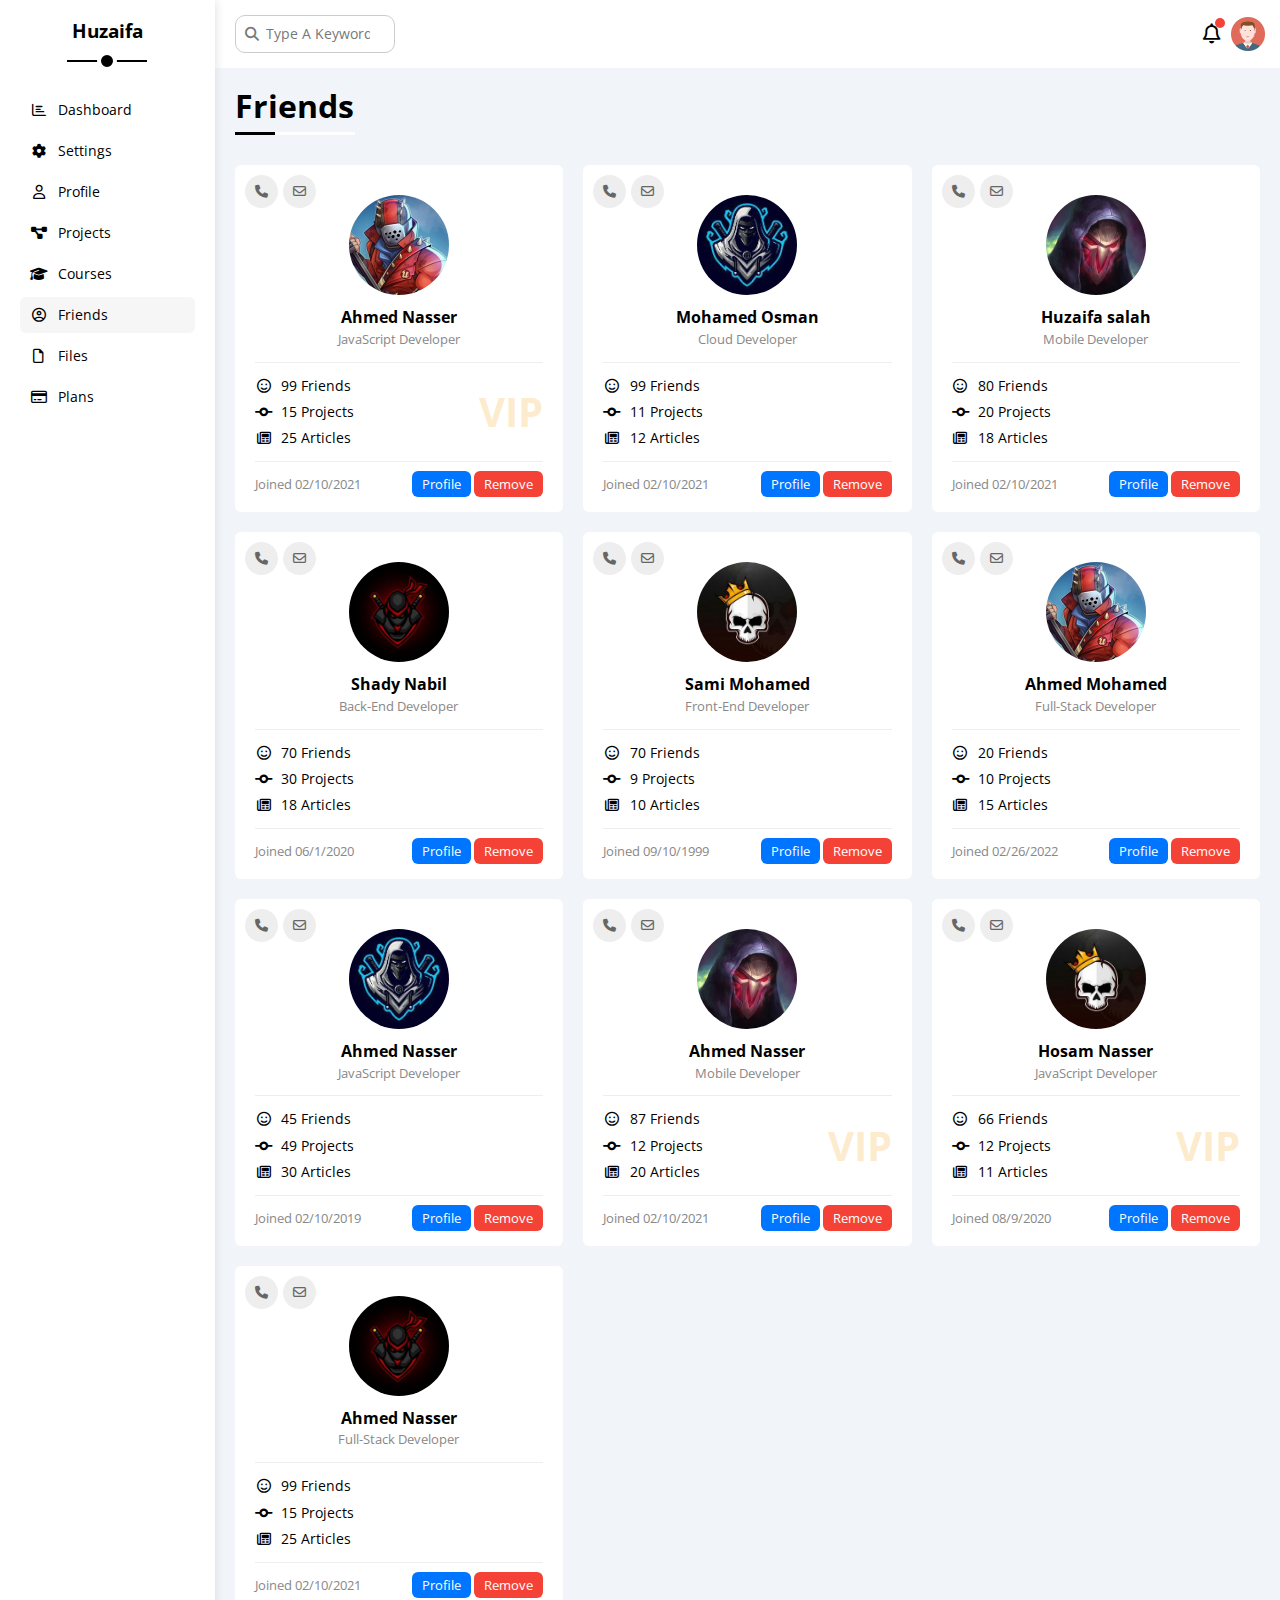
<file: friends.html>
<!DOCTYPE html>
<html lang="en">

<head>
  <meta charset="UTF-8">
  <meta http-equiv="X-UA-Compatible" content="IE=edge">
  <meta name="viewport" content="widtd=device-widtd, initial-scale=1.0">
  <link rel="stylesheet" href="css/all.min.css">
  <link rel="stylesheet" href="css/normalize.css">
  <link rel="stylesheet" href="css/Dashboard.css">
  <link rel="preconnect" href="https://fonts.googleapis.com" />
  <link rel="preconnect" href="https://fonts.gstatic.com" crossorigin />
  <link href="https://fonts.googleapis.com/css2?family=Open+Sans:wght@300;500&display=swap" rel="stylesheet" />
  <link rel="stylesheet" href="css/framework.css">
  <title>Friends</title>
</head>

<body>
  <div class="page">
    <div class="sidebar active">
      <h3>Huzaifa</h3>
      <ul>
        <li><a href="index.html"><i class="fa-regular fa-chart-bar fa-fw"></i><span>Dashboard</span></a>
        </li>
        <li><a href="settings.html"><i class="fa-solid fa-gear fa-fw"></i><span>Settings</span></a></li>
        <li><a href="profile.html"><i class="fa-regular fa-user fa-fw"></i><span>Profile</span></a></li>
        <li><a href="project.html"><i class="fa-solid fa-diagram-project fa-fw"></i><span>Projects</span></a></li>
        <li><a href="courses.html"><i class="fa-solid fa-graduation-cap fa-fw"></i><span>Courses</span></a></li>
        <li><a href="friends.html" class="active"><i
              class="fa-regular fa-circle-user fa-fw"></i><span>Friends</span></a></li>
        <li><a href="files.html"><i class="fa-regular fa-file fa-fw"></i><span>Files</span></a></li>
        <li><a href="plans.html"><i class="fa-regular fa-credit-card fa-fw"></i><span>Plans</span></a></li>
      </ul>
    </div>
    <div class="content">
      <header>
        <div class="search">
          <input type="search" name="" id="" placeholder="Type A Keyword">
        </div>
        <div class="icons">
          <span>
            <i class="fa-regular fa-bell fa-lg"></i>
          </span>
          <img src="imgs/avatar.png" alt="">
        </div>
      </header>
      <h1>Friends</h1>
      <div class="friends respo-mobile d-grid">
        <!-- start box 1 -->
        <div class="friend-box rad-6 bg-white p-relative p-20">
          <div class="icons">
            <i class="fa-solid fa-phone"></i>
            <i class="fa-regular fa-envelope"></i>
          </div>
          <div class="txt-c">
            <img src="imgs/friend-01.jpg" alt="" class="rad-half h-100 w-100 mt-10 mb-10">
            <h4 class="m-0">Ahmed Nasser</h4>
            <p class="mt-5 fs-13 c-grey">JavaScript Developer</p>
          </div>
          <div class="fs-14 p-relative">
            <span class="vip">VIP</span>
            <div>
              <i class="fa-regular fa-face-smile fa-fw"></i>
              <span>99 Friends</span>
            </div>
            <div>
              <i class="fa-solid fa-code-commit fa-fw"></i>
              <span>15 Projects</span>
            </div>
            <div>
              <i class="fa-regular fa-newspaper fa-fw"></i>
              <span>25 Articles</span>
            </div>
          </div>
          <div class="between-flex fs-13">
            <span class="c-grey ">Joined 02/10/2021</span>
            <div>
              <a href="profile.html" class="btn-shape c-white bg-blue">Profile</a>
              <a href="" class="btn-shape c-white bg-red">Remove</a>
            </div>
          </div>
        </div>
        <!-- end box 1 -->
        <!-- start box 2 -->
        <div class="friend-box rad-6 bg-white p-relative p-20">
          <div class="icons">
            <i class="fa-solid fa-phone"></i>
            <i class="fa-regular fa-envelope"></i>
          </div>
          <div class="txt-c">
            <img src="imgs/friend-02.jpg" alt="" class="rad-half h-100 w-100 mt-10 mb-10">
            <h4 class="m-0">Mohamed Osman</h4>
            <p class="mt-5 fs-13 c-grey">Cloud Developer</p>
          </div>
          <div class="fs-14 p-relative">
            <div>
              <i class="fa-regular fa-face-smile fa-fw"></i>
              <span>99 Friends</span>
            </div>
            <div>
              <i class="fa-solid fa-code-commit fa-fw"></i>
              <span>11 Projects</span>
            </div>
            <div>
              <i class="fa-regular fa-newspaper fa-fw"></i>
              <span>12 Articles</span>
            </div>
          </div>
          <div class="between-flex fs-13">
            <span class="c-grey ">Joined 02/10/2021</span>
            <div>
              <a href="profile.html" class="btn-shape c-white bg-blue">Profile</a>
              <a href="" class="btn-shape c-white bg-red">Remove</a>
            </div>
          </div>
        </div>
        <!-- end box 2 -->
        <!-- start box 3 -->
        <div class="friend-box rad-6 bg-white p-relative p-20">
          <div class="icons">
            <i class="fa-solid fa-phone"></i>
            <i class="fa-regular fa-envelope"></i>
          </div>
          <div class="txt-c">
            <img src="imgs/friend-03.jpg" alt="" class="rad-half h-100 w-100 mt-10 mb-10">
            <h4 class="m-0">Huzaifa salah</h4>
            <p class="mt-5 fs-13 c-grey">Mobile Developer</p>
          </div>
          <div class="fs-14 p-relative">
            <div>
              <i class="fa-regular fa-face-smile fa-fw"></i>
              <span>80 Friends</span>
            </div>
            <div>
              <i class="fa-solid fa-code-commit fa-fw"></i>
              <span>20 Projects</span>
            </div>
            <div>
              <i class="fa-regular fa-newspaper fa-fw"></i>
              <span>18 Articles</span>
            </div>
          </div>
          <div class="between-flex fs-13">
            <span class="c-grey ">Joined 02/10/2021</span>
            <div>
              <a href="profile.html" class="btn-shape c-white bg-blue">Profile</a>
              <a href="" class="btn-shape c-white bg-red">Remove</a>
            </div>
          </div>
        </div>
        <!-- end box 3 -->
        <!-- start box 4 -->
        <div class="friend-box rad-6 bg-white p-relative p-20">
          <div class="icons">
            <i class="fa-solid fa-phone"></i>
            <i class="fa-regular fa-envelope"></i>
          </div>
          <div class="txt-c">
            <img src="imgs/friend-04.jpg" alt="" class="rad-half h-100 w-100 mt-10 mb-10">
            <h4 class="m-0">Shady Nabil</h4>
            <p class="mt-5 fs-13 c-grey">Back-End Developer</p>
          </div>
          <div class="fs-14 p-relative">
            <div>
              <i class="fa-regular fa-face-smile fa-fw"></i>
              <span>70 Friends</span>
            </div>
            <div>
              <i class="fa-solid fa-code-commit fa-fw"></i>
              <span>30 Projects</span>
            </div>
            <div>
              <i class="fa-regular fa-newspaper fa-fw"></i>
              <span>18 Articles</span>
            </div>
          </div>
          <div class="between-flex fs-13">
            <span class="c-grey ">Joined 06/1/2020</span>
            <div>
              <a href="profile.html" class="btn-shape c-white bg-blue">Profile</a>
              <a href="" class="btn-shape c-white bg-red">Remove</a>
            </div>
          </div>
        </div>
        <!-- end box 4 -->
        <!-- start box 5 -->
        <div class="friend-box rad-6 bg-white p-relative p-20">
          <div class="icons">
            <i class="fa-solid fa-phone"></i>
            <i class="fa-regular fa-envelope"></i>
          </div>
          <div class="txt-c">
            <img src="imgs/friend-05.jpg" alt="" class="rad-half h-100 w-100 mt-10 mb-10">
            <h4 class="m-0">Sami Mohamed</h4>
            <p class="mt-5 fs-13 c-grey">Front-End Developer</p>
          </div>
          <div class="fs-14 p-relative">
            <div>
              <i class="fa-regular fa-face-smile fa-fw"></i>
              <span>70 Friends</span>
            </div>
            <div>
              <i class="fa-solid fa-code-commit fa-fw"></i>
              <span>9 Projects</span>
            </div>
            <div>
              <i class="fa-regular fa-newspaper fa-fw"></i>
              <span>10 Articles</span>
            </div>
          </div>
          <div class="between-flex fs-13">
            <span class="c-grey ">Joined 09/10/1999</span>
            <div>
              <a href="profile.html" class="btn-shape c-white bg-blue">Profile</a>
              <a href="" class="btn-shape c-white bg-red">Remove</a>
            </div>
          </div>
        </div>
        <!-- end box 5 -->
        <!-- start box 6 -->
        <div class="friend-box rad-6 bg-white p-relative p-20">
          <div class="icons">
            <i class="fa-solid fa-phone"></i>
            <i class="fa-regular fa-envelope"></i>
          </div>
          <div class="txt-c">
            <img src="imgs/friend-01.jpg" alt="" class="rad-half h-100 w-100 mt-10 mb-10">
            <h4 class="m-0">Ahmed Mohamed</h4>
            <p class="mt-5 fs-13 c-grey">Full-Stack Developer</p>
          </div>
          <div class="fs-14 p-relative">
            <div>
              <i class="fa-regular fa-face-smile fa-fw"></i>
              <span>20 Friends</span>
            </div>
            <div>
              <i class="fa-solid fa-code-commit fa-fw"></i>
              <span>10 Projects</span>
            </div>
            <div>
              <i class="fa-regular fa-newspaper fa-fw"></i>
              <span>15 Articles</span>
            </div>
          </div>
          <div class="between-flex fs-13">
            <span class="c-grey ">Joined 02/26/2022</span>
            <div>
              <a href="profile.html" class="btn-shape c-white bg-blue">Profile</a>
              <a href="" class="btn-shape c-white bg-red">Remove</a>
            </div>
          </div>
        </div>
        <!-- end box 6 -->
        <!-- start box 7 -->
        <div class="friend-box rad-6 bg-white p-relative p-20">
          <div class="icons">
            <i class="fa-solid fa-phone"></i>
            <i class="fa-regular fa-envelope"></i>
          </div>
          <div class="txt-c">
            <img src="imgs/friend-02.jpg" alt="" class="rad-half h-100 w-100 mt-10 mb-10">
            <h4 class="m-0">Ahmed Nasser</h4>
            <p class="mt-5 fs-13 c-grey">JavaScript Developer</p>
          </div>
          <div class="fs-14 p-relative">
            <div>
              <i class="fa-regular fa-face-smile fa-fw"></i>
              <span>45 Friends</span>
            </div>
            <div>
              <i class="fa-solid fa-code-commit fa-fw"></i>
              <span>49 Projects</span>
            </div>
            <div>
              <i class="fa-regular fa-newspaper fa-fw"></i>
              <span>30 Articles</span>
            </div>
          </div>
          <div class="between-flex fs-13">
            <span class="c-grey ">Joined 02/10/2019</span>
            <div>
              <a href="profile.html" class="btn-shape c-white bg-blue">Profile</a>
              <a href="" class="btn-shape c-white bg-red">Remove</a>
            </div>
          </div>
        </div>
        <!-- end box 7 -->
        <!-- start box 8 -->
        <div class="friend-box rad-6 bg-white p-relative p-20">
          <div class="icons">
            <i class="fa-solid fa-phone"></i>
            <i class="fa-regular fa-envelope"></i>
          </div>
          <div class="txt-c">
            <img src="imgs/friend-03.jpg" alt="" class="rad-half h-100 w-100 mt-10 mb-10">
            <h4 class="m-0">Ahmed Nasser</h4>
            <p class="mt-5 fs-13 c-grey">Mobile Developer</p>
          </div>
          <div class="fs-14 p-relative">
            <span class="vip">VIP</span>
            <div>
              <i class="fa-regular fa-face-smile fa-fw"></i>
              <span>87 Friends</span>
            </div>
            <div>
              <i class="fa-solid fa-code-commit fa-fw"></i>
              <span>12 Projects</span>
            </div>
            <div>
              <i class="fa-regular fa-newspaper fa-fw"></i>
              <span>20 Articles</span>
            </div>
          </div>
          <div class="between-flex fs-13">
            <span class="c-grey ">Joined 02/10/2021</span>
            <div>
              <a href="profile.html" class="btn-shape c-white bg-blue">Profile</a>
              <a href="" class="btn-shape c-white bg-red">Remove</a>
            </div>
          </div>
        </div>
        <!-- end box 8 -->
        <!-- start box 9 -->
        <div class="friend-box rad-6 bg-white p-relative p-20">
          <div class="icons">
            <i class="fa-solid fa-phone"></i>
            <i class="fa-regular fa-envelope"></i>
          </div>
          <div class="txt-c">
            <img src="imgs/friend-05.jpg" alt="" class="rad-half h-100 w-100 mt-10 mb-10">
            <h4 class="m-0">Hosam Nasser</h4>
            <p class="mt-5 fs-13 c-grey">JavaScript Developer</p>
          </div>
          <div class="fs-14 p-relative">
            <span class="vip">VIP</span>
            <div>
              <i class="fa-regular fa-face-smile fa-fw"></i>
              <span>66 Friends</span>
            </div>
            <div>
              <i class="fa-solid fa-code-commit fa-fw"></i>
              <span>12 Projects</span>
            </div>
            <div>
              <i class="fa-regular fa-newspaper fa-fw"></i>
              <span>11 Articles</span>
            </div>
          </div>
          <div class="between-flex fs-13">
            <span class="c-grey ">Joined 08/9/2020</span>
            <div>
              <a href="profile.html" class="btn-shape c-white bg-blue">Profile</a>
              <a href="" class="btn-shape c-white bg-red">Remove</a>
            </div>
          </div>
        </div>
        <!-- end box 9 -->
        <!-- start box 10 -->
        <div class="friend-box rad-6 bg-white p-relative p-20">
          <div class="icons">
            <i class="fa-solid fa-phone"></i>
            <i class="fa-regular fa-envelope"></i>
          </div>
          <div class="txt-c">
            <img src="imgs/friend-04.jpg" alt="" class="rad-half h-100 w-100 mt-10 mb-10">
            <h4 class="m-0">Ahmed Nasser</h4>
            <p class="mt-5 fs-13 c-grey">Full-Stack Developer</p>
          </div>
          <div class="fs-14 p-relative">
            <div>
              <i class="fa-regular fa-face-smile fa-fw"></i>
              <span>99 Friends</span>
            </div>
            <div>
              <i class="fa-solid fa-code-commit fa-fw"></i>
              <span>15 Projects</span>
            </div>
            <div>
              <i class="fa-regular fa-newspaper fa-fw"></i>
              <span>25 Articles</span>
            </div>
          </div>
          <div class="between-flex fs-13">
            <span class="c-grey ">Joined 02/10/2021</span>
            <div>
              <a href="profile.html" class="btn-shape c-white bg-blue">Profile</a>
              <a href="" class="btn-shape c-white bg-red">Remove</a>
            </div>
          </div>
        </div>
        <!-- end box 10 -->
      </div>
    </div>
  </div>
  </div>
</body>

</html>
</file>
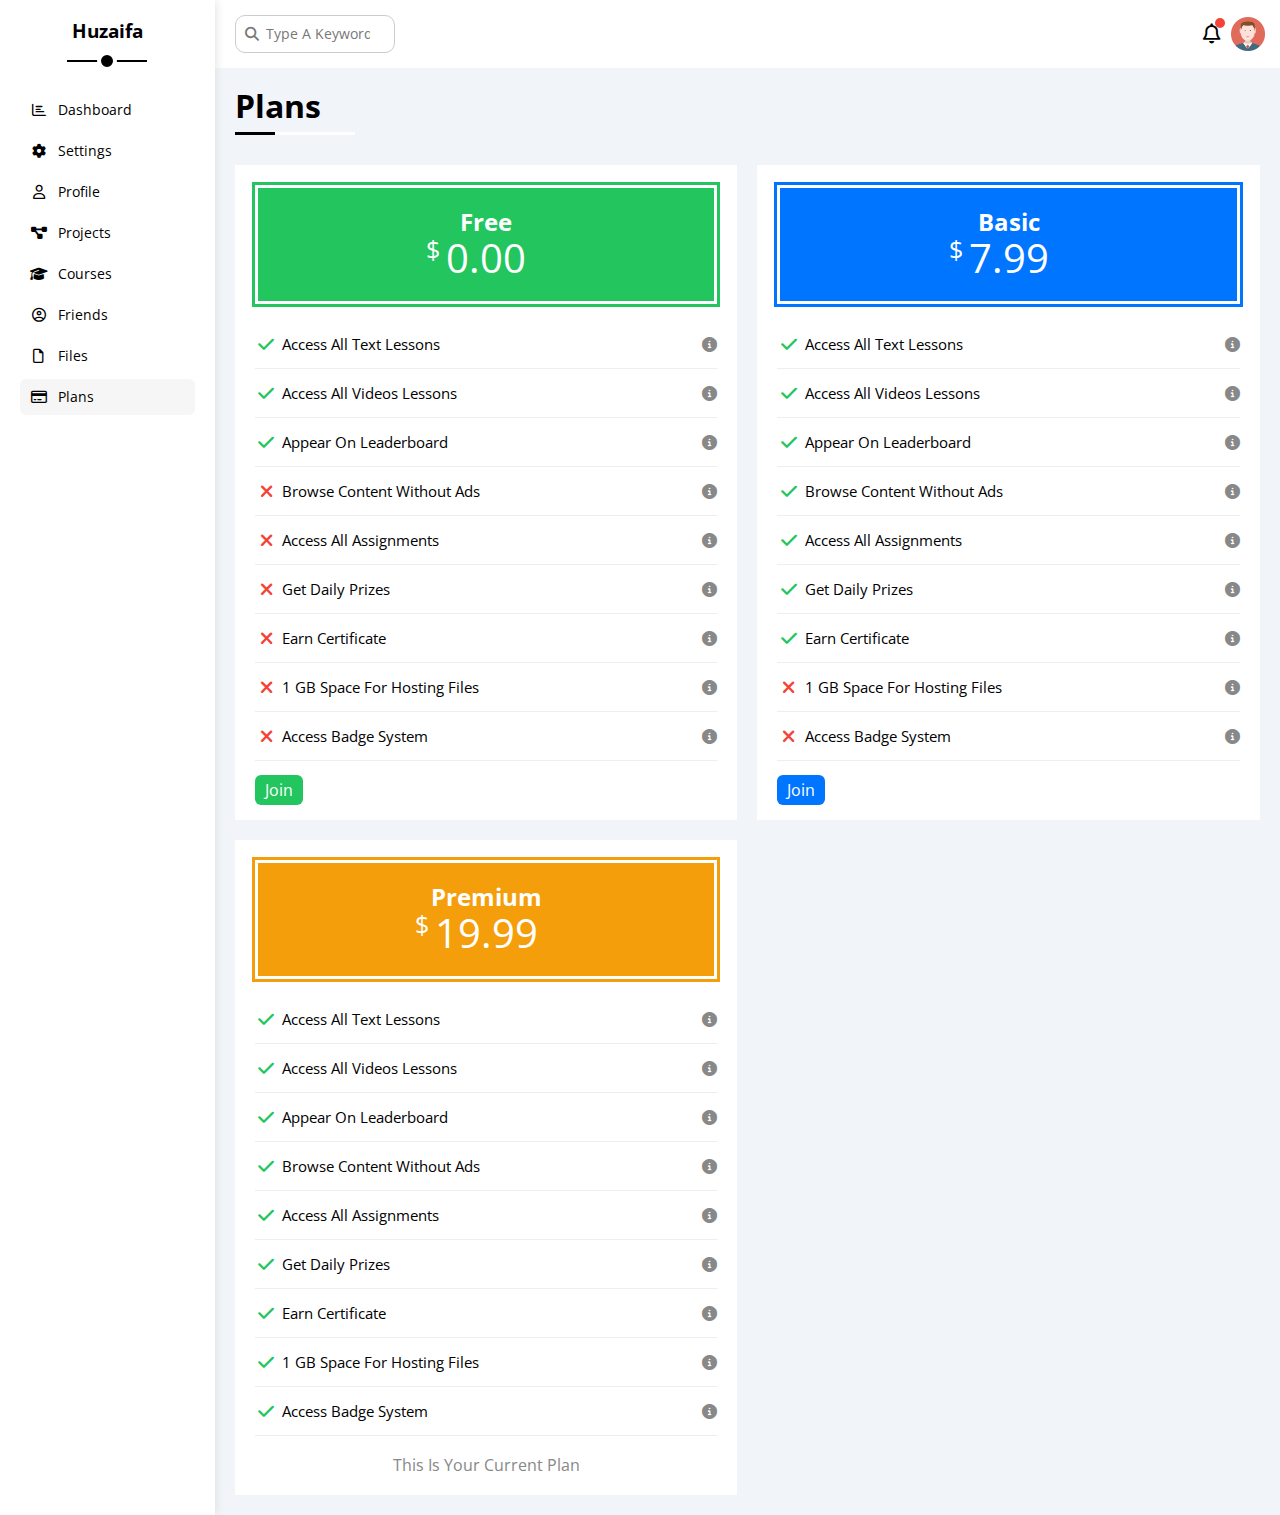
<file: plans.html>
<!DOCTYPE html>
<html lang="en">

<head>
  <meta charset="UTF-8">
  <meta http-equiv="X-UA-Compatible" content="IE=edge">
  <meta name="viewport" content="widtd=device-widtd, initial-scale=1.0">
  <link rel="stylesheet" href="css/all.min.css">
  <link rel="stylesheet" href="css/normalize.css">
  <link rel="stylesheet" href="css/Dashboard.css">
  <link rel="preconnect" href="https://fonts.googleapis.com" />
  <link rel="preconnect" href="https://fonts.gstatic.com" crossorigin />
  <link href="https://fonts.googleapis.com/css2?family=Open+Sans:wght@300;500&display=swap" rel="stylesheet" />
  <link rel="stylesheet" href="css/framework.css">
  <title>Plans</title>
</head>

<body>
  <div class="page">
    <div class="sidebar active">
      <h3>Huzaifa</h3>
      <ul>
        <li><a href="index.html"><i class="fa-regular fa-chart-bar fa-fw"></i><span>Dashboard</span></a>
        </li>
        <li><a href="settings.html"><i class="fa-solid fa-gear fa-fw"></i><span>Settings</span></a></li>
        <li><a href="profile.html"><i class="fa-regular fa-user fa-fw"></i><span>Profile</span></a></li>
        <li><a href="project.html"><i class="fa-solid fa-diagram-project fa-fw"></i><span>Projects</span></a></li>
        <li><a href="courses.html"><i class="fa-solid fa-graduation-cap fa-fw"></i><span>Courses</span></a></li>
        <li><a href="friends.html"><i class="fa-regular fa-circle-user fa-fw"></i><span>Friends</span></a></li>
        <li><a href="files.html"><i class="fa-regular fa-file fa-fw"></i><span>Files</span></a></li>
        <li><a href="plans.html" class="active"><i class="fa-regular fa-credit-card fa-fw"></i><span>Plans</span></a>
        </li>
      </ul>
    </div>
    <div class="content">
      <header>
        <div class="search">
          <input type="search" name="" id="" placeholder="Type A Keyword">
        </div>
        <div class="icons">
          <span>
            <i class="fa-regular fa-bell fa-lg"></i>
          </span>
          <img src="imgs/avatar.png" alt="">
        </div>
      </header>
      <h1>Plans</h1>
      <div class="plans">
        <div class="plan bg-white p-20 ">
          <div class="p-20 txt-c c-white bg-green">
            <h2 class="m-0 ">Free</h2>
            <div class="p-relative">0.00
              <span>$</span>
            </div>
          </div>
          <ul class="mb-20">
            <li>
              <i class="fa-solid fa-check fa-fw yes "></i>
              <span>Access All Text Lessons</span>
              <i class="fa-solid fa-circle-info help"></i>
            </li>
            <li>
              <i class="fa-solid fa-check fa-fw yes "></i>
              <span>Access All Videos Lessons</span>
              <i class="fa-solid fa-circle-info help"></i>
            </li>
            <li>
              <i class="fa-solid fa-check fa-fw yes "></i>
              <span>Appear On Leaderboard</span>
              <i class="fa-solid fa-circle-info help"></i>
            </li>
            <li>
              <i class="fa-solid fa-xmark fa-fw no"></i>
              <span>Browse Content Without Ads</span>
              <i class="fa-solid fa-circle-info help"></i>
            </li>
            <li>
              <i class="fa-solid fa-xmark fa-fw no"></i>
              <span>Access All Assignments</span>
              <i class="fa-solid fa-circle-info help"></i>
            </li>
            <li>
              <i class="fa-solid fa-xmark fa-fw no"></i>
              <span>Get Daily Prizes</span>
              <i class="fa-solid fa-circle-info help"></i>
            </li>
            <li>
              <i class="fa-solid fa-xmark fa-fw no"></i>
              <span>Earn Certificate</span>
              <i class="fa-solid fa-circle-info help"></i>
            </li>
            <li>
              <i class="fa-solid fa-xmark fa-fw no"></i>
              <span>1 GB Space For Hosting Files</span>
              <i class="fa-solid fa-circle-info help"></i>
            </li>
            <li>
              <i class="fa-solid fa-xmark fa-fw no"></i>
              <span>Access Badge System</span>
              <i class="fa-solid fa-circle-info help"></i>
            </li>
          </ul>
          <a href="" class="btn-shape c-white bg-green mt-10 ">Join</a>
        </div>
        <div class="plan bg-white p-20">
          <div class="p-20 txt-c c-white bg-blue">
            <h2 class="m-0 ">Basic</h2>
            <div class="p-relative">7.99
              <span>$</span>
            </div>
          </div>
          <ul class="mb-20">
            <li>
              <i class="fa-solid fa-check fa-fw yes "></i>
              <span>Access All Text Lessons</span>
              <i class="fa-solid fa-circle-info help"></i>
            </li>
            <li>
              <i class="fa-solid fa-check fa-fw yes "></i>
              <span>Access All Videos Lessons</span>
              <i class="fa-solid fa-circle-info help"></i>
            </li>
            <li>
              <i class="fa-solid fa-check fa-fw yes "></i>
              <span>Appear On Leaderboard</span>
              <i class="fa-solid fa-circle-info help"></i>
            </li>
            <li>
              <i class="fa-solid fa-check fa-fw yes "></i>
              <span>Browse Content Without Ads</span>
              <i class="fa-solid fa-circle-info help"></i>
            </li>
            <li>
              <i class="fa-solid fa-check fa-fw yes "></i>
              <span>Access All Assignments</span>
              <i class="fa-solid fa-circle-info help"></i>
            </li>
            <li>
              <i class="fa-solid fa-check fa-fw yes "></i>
              <span>Get Daily Prizes</span>
              <i class="fa-solid fa-circle-info help"></i>
            </li>
            <li>
              <i class="fa-solid fa-check fa-fw yes "></i>
              <span>Earn Certificate</span>
              <i class="fa-solid fa-circle-info help"></i>
            </li>
            <li>
              <i class="fa-solid fa-xmark fa-fw no"></i>
              <span>1 GB Space For Hosting Files</span>
              <i class="fa-solid fa-circle-info help"></i>
            </li>
            <li>
              <i class="fa-solid fa-xmark fa-fw no"></i>
              <span>Access Badge System</span>
              <i class="fa-solid fa-circle-info help"></i>
            </li>
          </ul>
          <a href="" class="btn-shape c-white bg-blue mt-10 ">Join</a>
        </div>
        <div class="plan bg-white p-20">
          <div class="p-20 txt-c c-white bg-orange">
            <h2 class="m-0 ">Premium</h2>
            <div class="p-relative">19.99
              <span>$</span>
            </div>
          </div>
          <ul class="mb-20">
            <li>
              <i class="fa-solid fa-check fa-fw yes "></i>
              <span>Access All Text Lessons</span>
              <i class="fa-solid fa-circle-info help"></i>
            </li>
            <li>
              <i class="fa-solid fa-check fa-fw yes "></i>
              <span>Access All Videos Lessons</span>
              <i class="fa-solid fa-circle-info help"></i>
            </li>
            <li>
              <i class="fa-solid fa-check fa-fw yes "></i>
              <span>Appear On Leaderboard</span>
              <i class="fa-solid fa-circle-info help"></i>
            </li>
            <li>
              <i class="fa-solid fa-check fa-fw yes "></i>
              <span>Browse Content Without Ads</span>
              <i class="fa-solid fa-circle-info help"></i>
            </li>
            <li>
              <i class="fa-solid fa-check fa-fw yes "></i>
              <span>Access All Assignments</span>
              <i class="fa-solid fa-circle-info help"></i>
            </li>
            <li>
              <i class="fa-solid fa-check fa-fw yes "></i>
              <span>Get Daily Prizes</span>
              <i class="fa-solid fa-circle-info help"></i>
            </li>
            <li>
              <i class="fa-solid fa-check fa-fw yes "></i>
              <span>Earn Certificate</span>
              <i class="fa-solid fa-circle-info help"></i>
            </li>
            <li>
              <i class="fa-solid fa-check fa-fw yes "></i>
              <span>1 GB Space For Hosting Files</span>
              <i class="fa-solid fa-circle-info help"></i>
            </li>
            <li>
              <i class="fa-solid fa-check fa-fw yes "></i>
              <span>Access Badge System</span>
              <i class="fa-solid fa-circle-info help"></i>
            </li>
          </ul>
          <span class="c-grey txt-c">This Is Your Current Plan</span>
        </div>
      </div>
    </div>
  </div>
</body>

</html>
</file>
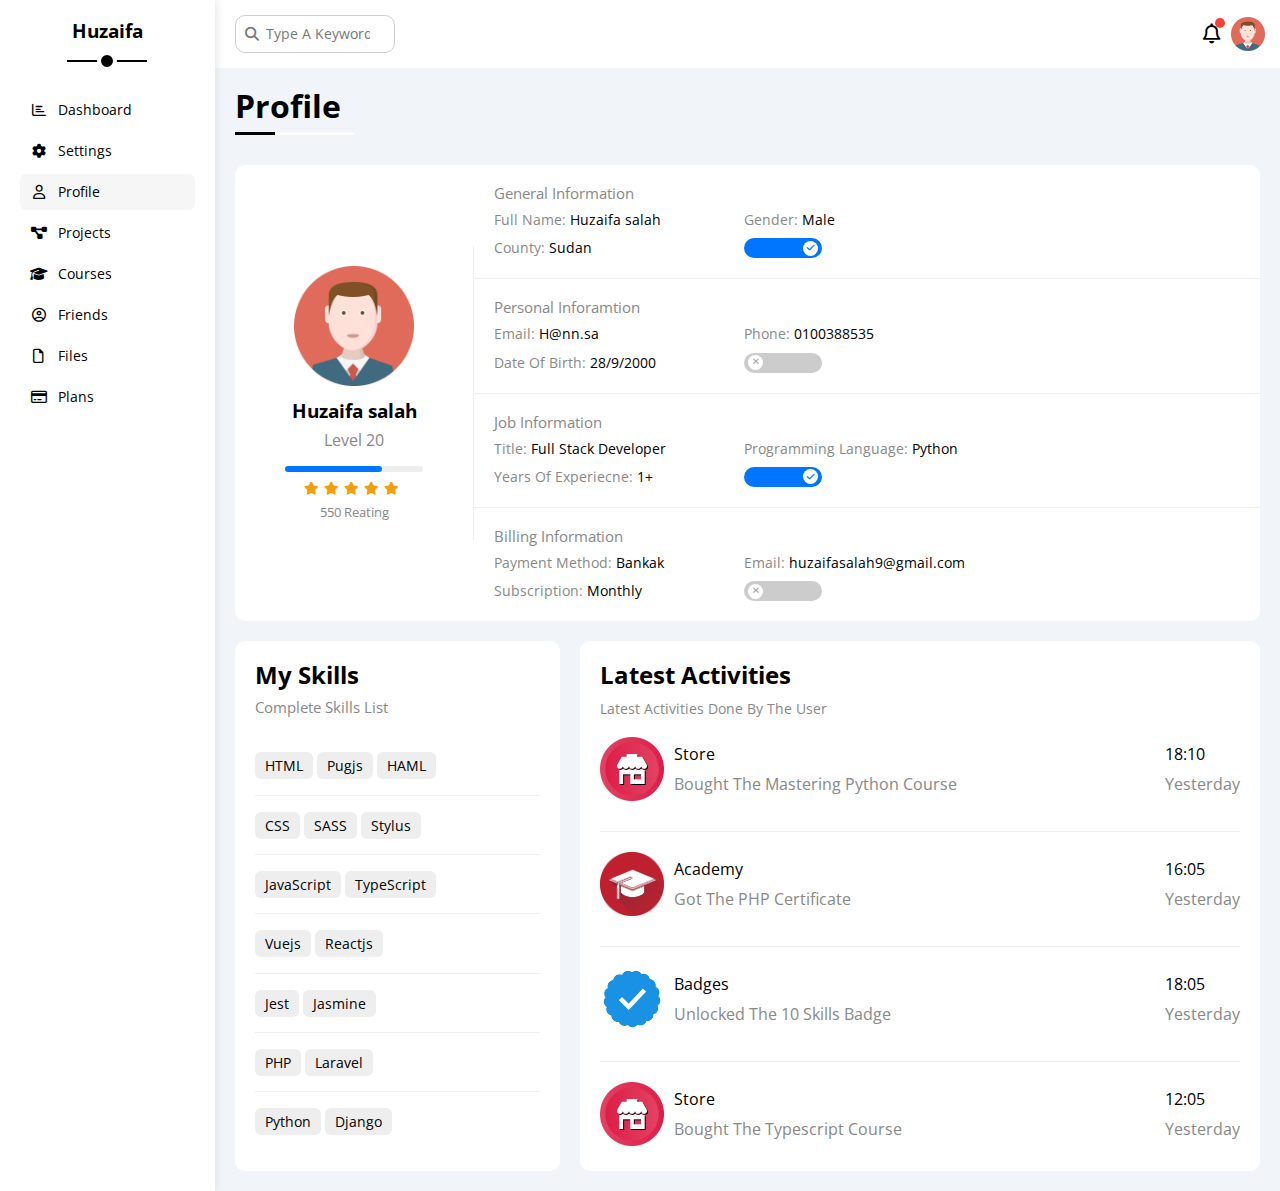
<file: profile.html>
<!DOCTYPE html>
<html lang="en">

<head>
  <meta charset="UTF-8">
  <meta http-equiv="X-UA-Compatible" content="IE=edge">
  <meta name="viewport" content="widtd=device-widtd, initial-scale=1.0">
  <link rel="stylesheet" href="css/all.min.css">
  <link rel="stylesheet" href="css/normalize.css">
  <link rel="stylesheet" href="css/Dashboard.css">
  <link rel="preconnect" href="https://fonts.googleapis.com" />
  <link rel="preconnect" href="https://fonts.gstatic.com" crossorigin />
  <link href="https://fonts.googleapis.com/css2?family=Open+Sans:wght@300;500&display=swap" rel="stylesheet" />
  <link rel="stylesheet" href="css/framework.css">
  <title>Profile</title>
</head>

<body>
  <div class="page">
    <div class="sidebar active">
      <h3>Huzaifa</h3>
      <ul>
        <li><a href="index.html"><i class="fa-regular fa-chart-bar fa-fw"></i><span>Dashboard</span></a>
        </li>
        <li><a href="settings.html" ><i class="fa-solid fa-gear fa-fw"></i><span>Settings</span></a></li>
        <li><a href="profile.html" class="active"><i class="fa-regular fa-user fa-fw"></i><span>Profile</span></a></li>
        <li><a href="project.html"><i class="fa-solid fa-diagram-project fa-fw"></i><span>Projects</span></a></li>
        <li><a href="courses.html"><i class="fa-solid fa-graduation-cap fa-fw"></i><span>Courses</span></a></li>
        <li><a href="friends.html"><i class="fa-regular fa-circle-user fa-fw"></i><span>Friends</span></a></li>
        <li><a href="files.html"><i class="fa-regular fa-file fa-fw"></i><span>Files</span></a></li>
        <li><a href="plans.html"><i class="fa-regular fa-credit-card fa-fw"></i><span>Plans</span></a></li>
      </ul>
    </div>
    <div class="content">
      <header>
        <div class="search">
          <input type="search" name="" id="" placeholder="Type A Keyword">
        </div>
        <div class="icons">
          <span>
            <i class="fa-regular fa-bell fa-lg"></i>
          </span>
          <img src="imgs/avatar.png" alt="">
        </div>
      </header>
      <h1>Profile</h1>
      <!-- start profile page -->
      <div class="profile m-20">
        <div class="over-view bg-white rad-10 d-flex align-flex mobile-column">
          <!-- start avatar-box  -->
          <div class="avatar-box txt-c p-20">
            <img src="imgs/avatar.png" alt="">
            <h3 class="m-0 mb-10" >Huzaifa salah</h3>
            <p class="c-grey mt-10">Level 20</p>
            <div class="level bg-eee rad-6 p-relative mb-10 ">
              <span style="width: 70%;" class="rad-6"></span>
            </div>
            <div class="center-flex mt-10 mb-10">
              <i class="fa-solid fa-star c-orange fs-13"></i>
              <i class="fa-solid fa-star c-orange fs-13"></i>
              <i class="fa-solid fa-star c-orange fs-13"></i>
              <i class="fa-solid fa-star c-orange fs-13"></i>
              <i class="fa-solid fa-star c-orange fs-13"></i>
            </div>
            <p class="m-0 c-grey fs-13">550 Reating</p>
          </div>
          <!-- end avatar-box  -->
          <!-- start info-box  -->
          <div class="info-box w-full">
            <div class="p-20 align-flex d-flex ">
              <h4 class="c-grey w-full m-0">General Information</h4>
              <div class="fs-14">
                <span class="c-grey">Full Name:</span>
                <span>Huzaifa salah</span>
              </div>
              <div class="fs-14">
                <span class="c-grey">Gender:</span>
                <span>Male</span>
              </div>
              <div class="fs-14">
                <span class="c-grey">County:</span>
                <span>Sudan</span>
              </div>
              <div class="fs-14">
                <label>
                  <input type="checkbox" name="" id="" class="toggle-checkbox" checked>
                  <div class="p-relative toggle-switch"></div>
                </label>
              </div>
            </div>
            <div class="p-20 align-flex d-flex">
              <h4 class="c-grey w-full m-0">Personal Inforamtion</h4>
              <div class="fs-14">
                <span class="c-grey">Email:</span>
                <span>H@nn.sa</span>
              </div>
              <div class="fs-14">
                <span class="c-grey">Phone:</span>
                <span>0100388535</span>
              </div>
              <div class="fs-14">
                <span class="c-grey">Date Of Birth:</span>
                <span>28/9/2000</span>
              </div>
              <div class="fs-14">
                <label>
                  <input type="checkbox" name="" id="" class="toggle-checkbox">
                  <div class="p-relative toggle-switch"></div>
                </label>
              </div>
            </div>
            <div class="p-20 align-flex d-flex">
              <h4 class="c-grey w-full m-0">Job Information</h4>
              <div class="fs-14">
                <span class="c-grey">Title:</span>
                <span>Full Stack Developer</span>
              </div>
              <div class="fs-14">
                <span class="c-grey">Programming Language:</span>
                <span>Python</span>
              </div>
              <div class="fs-14">
                <span class="c-grey">Years Of Experiecne:</span>
                <span>1+</span>
              </div>
              <div class="fs-14">
                <label>
                  <input type="checkbox" name="" id="" class="toggle-checkbox" checked>
                  <div class="p-relative toggle-switch"></div>
                </label>
              </div>
            </div>
            <div class="p-20 align-flex d-flex">
              <h4 class="c-grey w-full m-0">Billing Information</h4>
              <div class="fs-14">
                <span class="c-grey">Payment Method:</span>
                <span>Bankak</span>
              </div>
              <div class="fs-14">
                <span class="c-grey">Email:</span>
                <span>huzaifasalah9@gmail.com</span>
              </div>
              <div class="fs-14">
                <span class="c-grey">Subscription:</span>
                <span>Monthly</span>
              </div>
              <div class="fs-14">
                <label>
                  <input type="checkbox" name="" id="" class="toggle-checkbox">
                  <div class="p-relative toggle-switch"></div>
                </label>
              </div>
            </div>
          </div>
          <!-- end info-box  -->
        </div>
        <div class="split mt-20 d-flex">
          <div class="my-skills bg-white rad-10 p-20">
            <h2 class="hm-10">My Skills</h2>
            <span class="c-grey fs-15 d-block mb-20">Complete Skills List</span>
            <ul>
              <li>
                <span class="btn-shape bg-eee fs-14">HTML</span>
                <span class="btn-shape bg-eee fs-14">Pugjs</span>
                <span class="btn-shape bg-eee fs-14">HAML</span>
              </li>
              <li>
                <span class="btn-shape bg-eee fs-14">CSS</span>
                <span class="btn-shape bg-eee fs-14">SASS</span>
                <span class="btn-shape bg-eee fs-14">Stylus</span>
              </li>
              <li>
                <span class="btn-shape bg-eee fs-14">JavaScript</span>
                <span class="btn-shape bg-eee fs-14">TypeScript</span>
              </li>
              <li>
                <span class="btn-shape bg-eee fs-14">Vuejs</span>
                <span class="btn-shape bg-eee fs-14">Reactjs</span>
              </li>
              <li>
                <span class="btn-shape bg-eee fs-14">Jest</span>
                <span class="btn-shape bg-eee fs-14">Jasmine</span>
              </li>
              <li>
                <span class="btn-shape bg-eee fs-14">PHP</span>
                <span class="btn-shape bg-eee fs-14">Laravel</span>
              </li>
              <li>
                <span class="btn-shape bg-eee fs-14">Python</span>
                <span class="btn-shape bg-eee fs-14">Django</span>
              </li>
            </ul>
          </div>
          <div class="latest-activites bg-white rad-10 p-20">
            <h2 class="hm-10 mb-10">Latest Activities</h2>
            <span class="c-grey fs-14">Latest Activities Done By The User</span>
            <div class="d-flex align-flex mt-20">
              <img src="imgs/activity-01.png" alt="">
              <div class="flex-1">
                <span class="d-block mb-5">Store</span>
                <p class="c-grey m-0 ">Bought The Mastering Python Course</p>
              </div>
              <div>
                <span class="d-block mb-5">18:10</span>
                <p class="c-grey m-0">Yesterday</p>
              </div>
            </div>
            <div class="d-flex align-flex mt-20">
              <img src="imgs/activity-02.png" alt="">
              <div class="flex-1">
                <span class="d-block mb-5">Academy</span>
                <p class="c-grey m-0 ">Got The PHP Certificate</p>
              </div>
              <div>
                <span class="d-block mb-5">16:05</span>
                <p class="c-grey m-0">Yesterday</p>
              </div>
            </div>
            <div class="d-flex align-flex mt-20">
              <img src="imgs/activity-03.png" alt="">
              <div class="flex-1">
                <span class="d-block mb-5">Badges</span>
                <p class="c-grey m-0 ">Unlocked The 10 Skills Badge</p>
              </div>
              <div>
                <span class="d-block mb-5">18:05</span>
                <p class="c-grey m-0">Yesterday</p>
              </div>
            </div>
            <div class="d-flex align-flex mt-20">
              <img src="imgs/activity-01.png" alt="">
              <div class="flex-1">
                <span class="d-block mb-5">Store</span>
                <p class="c-grey m-0 ">Bought The Typescript Course</p>
              </div>
              <div>
                <span class="d-block mb-5">12:05</span>
                <p class="c-grey m-0">Yesterday</p>
              </div>
            </div>
          </div>
        </div>
      </div>
      <!-- end profile page -->
    </div>
  </div>
</body>

</html>
</file>
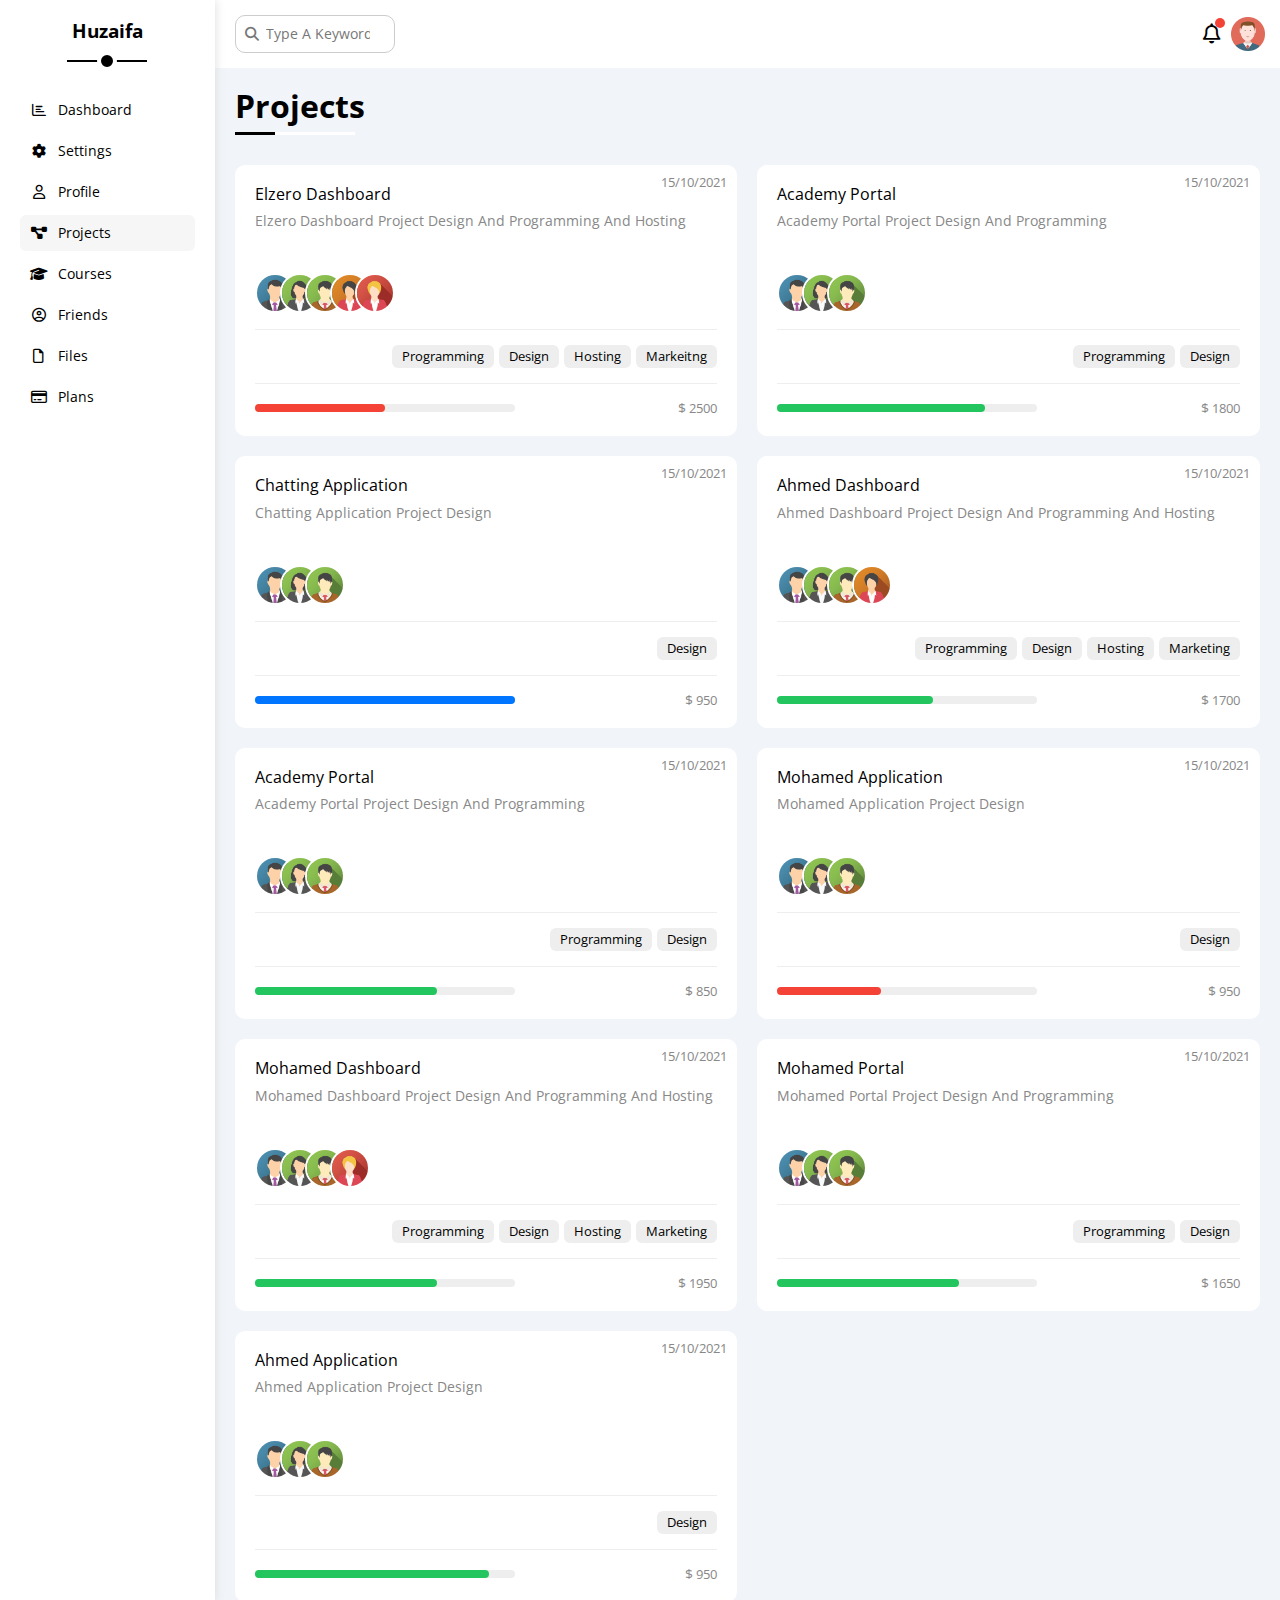
<file: project.html>
<!DOCTYPE html>
<html lang="en">

<head>
  <meta charset="UTF-8">
  <meta http-equiv="X-UA-Compatible" content="IE=edge">
  <meta name="viewport" content="widtd=device-widtd, initial-scale=1.0">
  <link rel="stylesheet" href="css/all.min.css">
  <link rel="stylesheet" href="css/normalize.css">
  <link rel="stylesheet" href="css/Dashboard.css">
  <link rel="preconnect" href="https://fonts.googleapis.com" />
  <link rel="preconnect" href="https://fonts.gstatic.com" crossorigin />
  <link href="https://fonts.googleapis.com/css2?family=Open+Sans:wght@300;500&display=swap" rel="stylesheet" />
  <link rel="stylesheet" href="css/framework.css">
  <title>Projects</title>
</head>

<body>
  <div class="page">
    <div class="sidebar active">
      <h3>Huzaifa</h3>
      <ul>
        <li><a href="index.html"><i class="fa-regular fa-chart-bar fa-fw"></i><span>Dashboard</span></a>
        </li>
        <li><a href="settings.html"><i class="fa-solid fa-gear fa-fw"></i><span>Settings</span></a></li>
        <li><a href="profile.html"><i class="fa-regular fa-user fa-fw"></i><span>Profile</span></a></li>
        <li><a href="project.html" class="active"><i
              class="fa-solid fa-diagram-project fa-fw"></i><span>Projects</span></a></li>
        <li><a href="courses.html"><i class="fa-solid fa-graduation-cap fa-fw"></i><span>Courses</span></a></li>
        <li><a href="friends.html"><i class="fa-regular fa-circle-user fa-fw"></i><span>Friends</span></a></li>
        <li><a href="files.html"><i class="fa-regular fa-file fa-fw"></i><span>Files</span></a></li>
        <li><a href="plans.html"><i class="fa-regular fa-credit-card fa-fw"></i><span>Plans</span></a></li>
      </ul>
    </div>
    <div class="content">
      <header>
        <div class="search">
          <input type="search" name="" id="" placeholder="Type A Keyword">
        </div>
        <div class="icons">
          <span>
            <i class="fa-regular fa-bell fa-lg"></i>
          </span>
          <img src="imgs/avatar.png" alt="">
        </div>
      </header>
      <h1>Projects</h1>
      <div class="projects-page">
        <div class="p-relative bg-white rad-10 p-20">
          <span class="fs-13 c-grey"> 15/10/2021</span>
          <div class="d-flex project-box">
            <div>
              <span>Elzero Dashboard</span>
              <p class="c-grey fs-14 mt-10">Elzero Dashboard Project Design And Programming And Hosting</p>
            </div>
            <div class="d-flex">
              <img src="imgs/team-01.png" class="p-relative" alt="">
              <img src="imgs/team-02.png" class="p-relative" alt="">
              <img src="imgs/team-03.png" class="p-relative" alt="">
              <img src="imgs/team-04.png" class="p-relative" alt="">
              <img src="imgs/team-05.png" class="p-relative" alt="">
            </div>
          </div>
          <ul class="d-flex">
            <li class="btn-shape bg-eee fs-13">Programming</li>
            <li class="btn-shape bg-eee fs-13">Design</li>
            <li class="btn-shape bg-eee fs-13">Hosting</li>
            <li class="btn-shape bg-eee fs-13">Markeitng</li>
          </ul>
          <div>
            <div class="between-flex">
              <div class="progress p-relative">
                <span style="width:50%" class="bg-red"></span>
              </div>
              <div class="fs-13 c-grey">
                <span class="fs-14">$</span>
                <span>2500</span>
              </div>
            </div>
          </div>
        </div>
        <div class="p-relative bg-white rad-10 p-20">
          <span class="fs-13 c-grey"> 15/10/2021</span>
          <div class="d-flex project-box">
            <div>
              <span>Academy Portal</span>
              <p class="c-grey fs-14 mt-10">Academy Portal Project Design And Programming</p>
            </div>
            <div class="d-flex">
              <img src="imgs/team-01.png" class="p-relative" alt="">
              <img src="imgs/team-02.png" class="p-relative" alt="">
              <img src="imgs/team-03.png" class="p-relative" alt="">
            </div>
          </div>
          <ul class="d-flex">
            <li class="btn-shape bg-eee fs-13">Programming</li>
            <li class="btn-shape bg-eee fs-13">Design</li>
          </ul>
          <div>
            <div class="between-flex">
              <div class="progress p-relative">
                <span style="width:80%" class="bg-green"></span>
              </div>
              <div class="fs-13 c-grey">
                <span class="fs-14">$</span>
                <span>1800</span>
              </div>
            </div>
          </div>
        </div>
        <div class="p-relative bg-white rad-10 p-20">
          <span class="fs-13 c-grey"> 15/10/2021</span>
          <div class="d-flex project-box">
            <div>
              <span>Chatting Application</span>
              <p class="c-grey fs-14 mt-10">Chatting Application Project Design</p>
            </div>
            <div class="d-flex">
              <img src="imgs/team-01.png" class="p-relative" alt="">
              <img src="imgs/team-02.png" class="p-relative" alt="">
              <img src="imgs/team-03.png" class="p-relative" alt="">
            </div>
          </div>
          <ul class="d-flex">
            <li class="btn-shape bg-eee fs-13">Design</li>
          </ul>
          <div>
            <div class="between-flex">
              <div class="progress p-relative">
                <span style="width:100%" class="bg-blue"></span>
              </div>
              <div class="fs-13 c-grey">
                <span class="fs-14">$</span>
                <span>950</span>
              </div>
            </div>
          </div>
        </div>
        <div class="p-relative bg-white rad-10 p-20">
          <span class="fs-13 c-grey"> 15/10/2021</span>
          <div class="d-flex project-box">
            <div>
              <span>Ahmed Dashboard</span>
              <p class="c-grey fs-14 mt-10">Ahmed Dashboard Project Design And Programming And Hosting</p>
            </div>
            <div class="d-flex">
              <img src="imgs/team-01.png" class="p-relative" alt="">
              <img src="imgs/team-02.png" class="p-relative" alt="">
              <img src="imgs/team-03.png" class="p-relative" alt="">
              <img src="imgs/team-04.png" class="p-relative" alt="">
            </div>
          </div>
          <ul class="d-flex">
            <li class="btn-shape bg-eee fs-13">Programming</li>
            <li class="btn-shape bg-eee fs-13">Design</li>
            <li class="btn-shape bg-eee fs-13">Hosting</li>
            <li class="btn-shape bg-eee fs-13">Marketing</li>
          </ul>
          <div>
            <div class="between-flex">
              <div class="progress p-relative">
                <span style="width:60%" class="bg-green"></span>
              </div>
              <div class="fs-13 c-grey">
                <span class="fs-14">$</span>
                <span>1700</span>
              </div>
            </div>
          </div>
        </div>
        <div class="p-relative bg-white rad-10 p-20">
          <span class="fs-13 c-grey"> 15/10/2021</span>
          <div class="d-flex project-box">
            <div>
              <span>Academy Portal</span>
              <p class="c-grey fs-14 mt-10">Academy Portal Project Design And Programming</p>
            </div>
            <div class="d-flex">
              <img src="imgs/team-01.png" class="p-relative" alt="">
              <img src="imgs/team-02.png" class="p-relative" alt="">
              <img src="imgs/team-03.png" class="p-relative" alt="">
            </div>
          </div>
          <ul class="d-flex">
            <li class="btn-shape bg-eee fs-13">Programming</li>
            <li class="btn-shape bg-eee fs-13">Design</li>
          </ul>
          <div>
            <div class="between-flex">
              <div class="progress p-relative">
                <span style="width:70%" class="bg-green"></span>
              </div>
              <div class="fs-13 c-grey">
                <span class="fs-14">$</span>
                <span>850</span>
              </div>
            </div>
          </div>
        </div>
        <div class="p-relative bg-white rad-10 p-20">
          <span class="fs-13 c-grey"> 15/10/2021</span>
          <div class="d-flex project-box">
            <div>
              <span>Mohamed Application</span>
              <p class="c-grey fs-14 mt-10">Mohamed Application Project Design</p>
            </div>
            <div class="d-flex">
              <img src="imgs/team-01.png" class="p-relative" alt="">
              <img src="imgs/team-02.png" class="p-relative" alt="">
              <img src="imgs/team-03.png" class="p-relative" alt="">
            </div>
          </div>
          <ul class="d-flex">
            <li class="btn-shape bg-eee fs-13">Design</li>
          </ul>
          <div>
            <div class="between-flex">
              <div class="progress p-relative">
                <span style="width:40%" class="bg-red"></span>
              </div>
              <div class="fs-13 c-grey">
                <span class="fs-14">$</span>
                <span>950</span>
              </div>
            </div>
          </div>
        </div>
        <div class="p-relative bg-white rad-10 p-20">
          <span class="fs-13 c-grey"> 15/10/2021</span>
          <div class="d-flex project-box">
            <div>
              <span>Mohamed Dashboard</span>
              <p class="c-grey fs-14 mt-10">Mohamed Dashboard Project Design And Programming And Hosting</p>
            </div>
            <div class="d-flex">
              <img src="imgs/team-01.png" class="p-relative" alt="">
              <img src="imgs/team-02.png" class="p-relative" alt="">
              <img src="imgs/team-03.png" class="p-relative" alt="">
              <img src="imgs/team-05.png" class="p-relative" alt="">
            </div>
          </div>
          <ul class="d-flex">
            <li class="btn-shape bg-eee fs-13">Programming</li>
            <li class="btn-shape bg-eee fs-13">Design</li>
            <li class="btn-shape bg-eee fs-13">Hosting</li>
            <li class="btn-shape bg-eee fs-13">Marketing</li>
          </ul>
          <div>
            <div class="between-flex">
              <div class="progress p-relative">
                <span style="width:70%" class="bg-green"></span>
              </div>
              <div class="fs-13 c-grey">
                <span class="fs-14">$</span>
                <span>1950</span>
              </div>
            </div>
          </div>
        </div>
        <div class="p-relative bg-white rad-10 p-20">
          <span class="fs-13 c-grey"> 15/10/2021</span>
          <div class="d-flex project-box">
            <div>
              <span>Mohamed Portal</span>
              <p class="c-grey fs-14 mt-10">Mohamed Portal Project Design And Programming</p>
            </div>
            <div class="d-flex">
              <img src="imgs/team-01.png" class="p-relative" alt="">
              <img src="imgs/team-02.png" class="p-relative" alt="">
              <img src="imgs/team-03.png" class="p-relative" alt="">
            </div>
          </div>
          <ul class="d-flex">
            <li class="btn-shape bg-eee fs-13">Programming</li>
            <li class="btn-shape bg-eee fs-13">Design</li>
          </ul>
          <div>
            <div class="between-flex">
              <div class="progress p-relative">
                <span style="width:70%" class="bg-green"></span>
              </div>
              <div class="fs-13 c-grey">
                <span class="fs-14">$</span>
                <span>1650</span>
              </div>
            </div>
          </div>
        </div>
        <div class="p-relative bg-white rad-10 p-20">
          <span class="fs-13 c-grey"> 15/10/2021</span>
          <div class="d-flex project-box">
            <div>
              <span>Ahmed Application</span>
              <p class="c-grey fs-14 mt-10">Ahmed Application Project Design</p>
            </div>
            <div class="d-flex">
              <img src="imgs/team-01.png" class="p-relative" alt="">
              <img src="imgs/team-02.png" class="p-relative" alt="">
              <img src="imgs/team-03.png" class="p-relative" alt="">
            </div>
          </div>
          <ul class="d-flex">
            <li class="btn-shape bg-eee fs-13">Design</li>
          </ul>
          <div>
            <div class="between-flex">
              <div class="progress p-relative">
                <span style="width:90%" class="bg-green"></span>
              </div>
              <div class="fs-13 c-grey">
                <span class="fs-14">$</span>
                <span>950</span>
              </div>
            </div>
          </div>
        </div>
      </div>
    </div>
  </div>
</body>

</html>
</file>
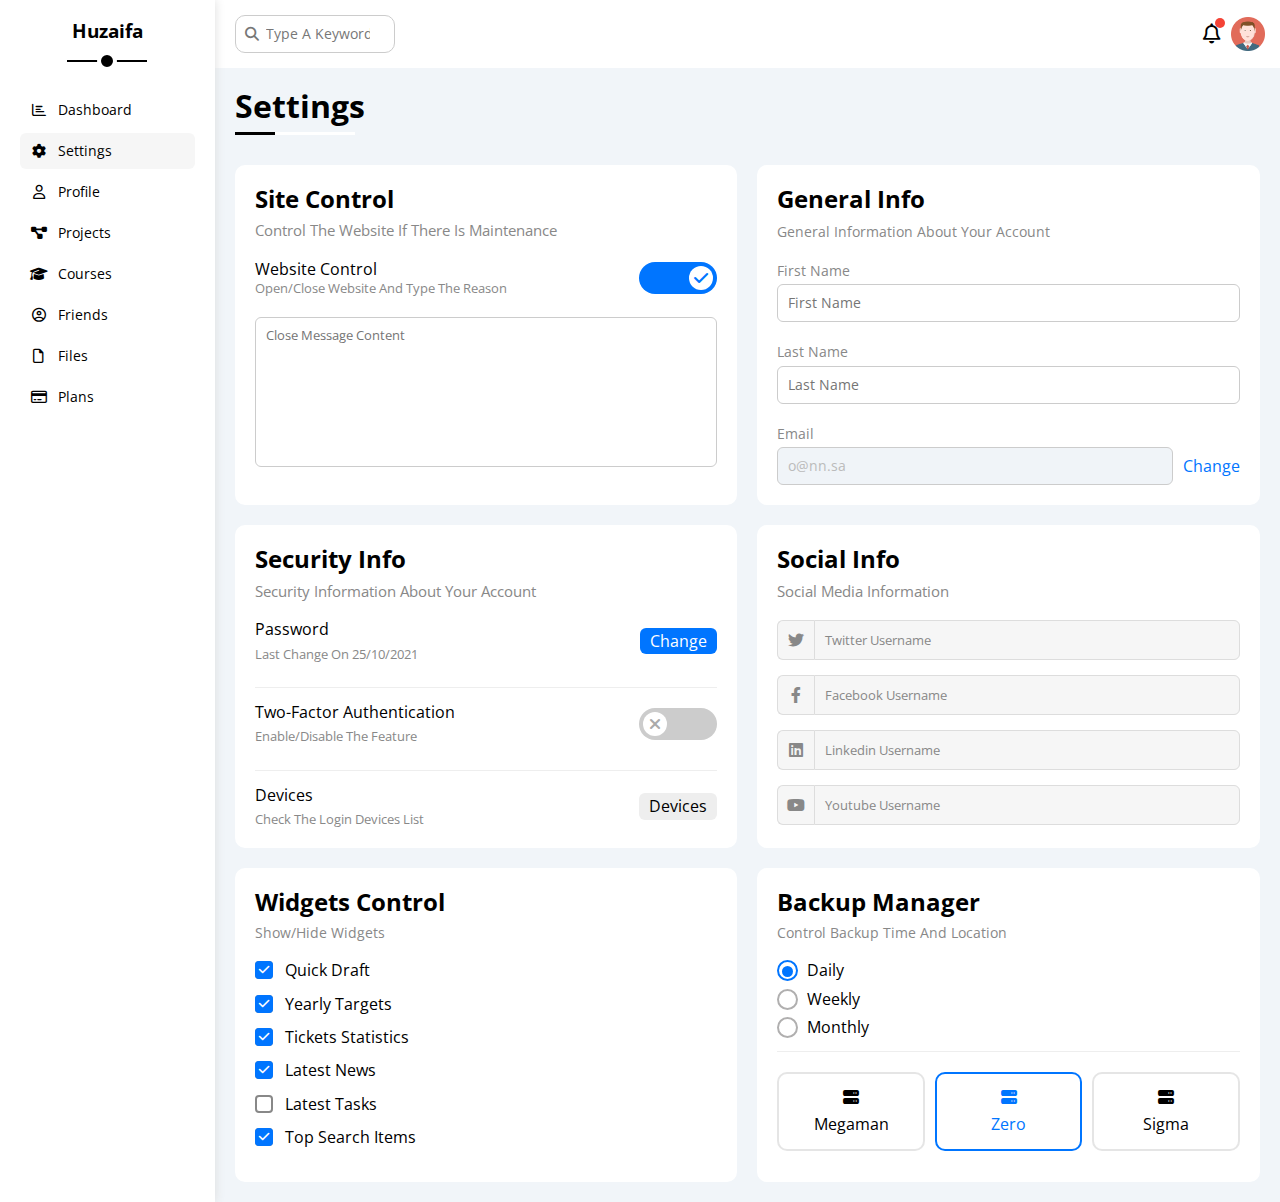
<file: settings.html>
<!DOCTYPE html>
<html lang="en">

<head>
  <meta charset="UTF-8">
  <meta http-equiv="X-UA-Compatible" content="IE=edge">
  <meta name="viewport" content="widtd=device-widtd, initial-scale=1.0">
  <link rel="stylesheet" href="css/all.min.css">
  <link rel="stylesheet" href="css/normalize.css">
  <link rel="stylesheet" href="css/Dashboard.css">
  <link rel="preconnect" href="https://fonts.googleapis.com" />
  <link rel="preconnect" href="https://fonts.gstatic.com" crossorigin />
  <link href="https://fonts.googleapis.com/css2?family=Open+Sans:wght@300;500&display=swap" rel="stylesheet" />
  <link rel="stylesheet" href="css/framework.css">
  <title>Settings</title>
</head>

<body>
  <div class="page">
    <div class="sidebar active">
      <h3>Huzaifa</h3>
      <ul>
        <li><a href="index.html"><i class="fa-regular fa-chart-bar fa-fw"></i><span>Dashboard</span></a>
        </li>
        <li><a href="settings.html" class="active"><i class="fa-solid fa-gear fa-fw"></i><span>Settings</span></a></li>
        <li><a href="profile.html"><i class="fa-regular fa-user fa-fw"></i><span>Profile</span></a></li>
        <li><a href="project.html"><i class="fa-solid fa-diagram-project fa-fw"></i><span>Projects</span></a></li>
        <li><a href="courses.html"><i class="fa-solid fa-graduation-cap fa-fw"></i><span>Courses</span></a></li>
        <li><a href="friends.html"><i class="fa-regular fa-circle-user fa-fw"></i><span>Friends</span></a></li>
        <li><a href="files.html"><i class="fa-regular fa-file fa-fw"></i><span>Files</span></a></li>
        <li><a href="plans.html" title="Plans"><i class="fa-regular fa-credit-card fa-fw"></i><span>Plans</span></a>
        </li>
      </ul>
    </div>
    <div class="content">
      <header>
        <div class="search">
          <input type="search" name="" id="" placeholder="Type A Keyword">
        </div>
        <div class="icons">
          <span>
            <i class="fa-regular fa-bell fa-lg"></i>
          </span>
          <img src="imgs/avatar.png" alt="">
        </div>
      </header>
      <h1>Settings</h1>
      <div class="settings">
        <!-- start site-control -->
        <div class="site-control bg-white rad-10 p-20">
          <h2 class="hm-10 mb-10">Site Control</h2>
          <p class="c-grey m-0 fs-15 mb-20">Control The Website If There Is Maintenance</p>
          <div class="web-control between-flex mb-20">
            <div>
              <span class="d-block">Website Control</span>
              <span class="c-grey fs-13">Open/Close Website And Type The Reason</span>
            </div>
            <label>
              <input type="checkbox" name="" id="check" class="toggle-checkbox" checked>
              <div class="toggle-switch p-relative">
              </div>
            </label>
          </div>
          <textarea placeholder="Close Message Content" class="fs-13 w-full rad-6 p-10"></textarea>
        </div>
        <!-- end site-control -->
        <!-- start general info -->
        <div class="genral-info bg-white p-20 rad-10">
          <h2 class="hm-10 mb-10">General Info</h2>
          <span class="c-grey fs-14 ">General Information About Your Account</span>
          <div class="mt-20">
            <label for="first-name" class="c-grey fs-14">First Name</label>
            <input type="text" class="w-full p-10 mt-5 c-grey fs-14 rad-6" id="first-name" placeholder="First Name">
          </div>
          <div class="mt-20">
            <label for="Last-name" class="c-grey fs-14">Last Name</label>
            <input type="text" class="w-full p-10 mt-5 c-grey fs-14 rad-6 mb-20" id="Last-name" placeholder="Last Name">
          </div>
          <label for="email" class="c-grey fs-14 mt-20">Email</label>
          <div class="email between-flex mt-5">
            <input type="email" placeholder="o@nn.sa" id="email" class="rad-6 p-10 fs-14" disabled>
            <span class="c-blue">Change</span>
          </div>
        </div>
        <!-- end general info -->
        <!-- start security info  -->
        <div class="security bg-white p-20 rad-10">
          <h2 class="hm-10 mb-10">Security Info</h2>
          <span class="c-grey d-block mb-20 fs-15">Security Information About Your Account</span>
          <div class=" between-flex ">
            <div>
              <span class="d-block mb-5">Password</span>
              <span class="c-grey fs-13">Last Change On 25/10/2021</span>
            </div>
            <a href="" class="btn-shape bg-blue c-white">Change</a>
          </div>
          <div class="between-flex">
            <div>
              <span class="d-block mb-5">Two-Factor Authentication</span>
              <span class="c-grey fs-13">Enable/Disable The Feature</span>
            </div>
            <label>
              <input type="checkbox" name="" id="" class="toggle-checkbox ">
              <div class="toggle-switch p-relative"></div>
            </label>
          </div>
          <div class=" between-flex ">
            <div>
              <span class="d-block mb-5">Devices</span>
              <span class="c-grey fs-13">Check The Login Devices List</span>
            </div>
            <a href="" class="btn-shape bg-eee c-black ">Devices</a>
          </div>
        </div>
        <!-- end security info  -->
        <!-- start social info  -->
        <div class="social-info p-20 bg-white rad-10">
          <h2 class="hm-10 mb-10">Social Info</h2>
          <span class="c-grey fs-15 d-block mb-20">Social Media Information</span>
          <div class="center-flex rad-6">
            <i class="fa-brands fa-twitter center-flex c-grey rad-6 "></i>
            <span class="c-grey fs-13 w-full ">Twitter Username</span>
          </div>
          <div class="center-flex rad-6">
            <i class="fa-brands fa-facebook-f center-flex c-grey rad-6"></i>
            <span class="c-grey fs-13 w-full ">Facebook Username</span>
          </div>
          <div class="center-flex rad-6">
            <i class="fa-brands fa-linkedin center-flex c-grey rad-6"></i>
            <span class="c-grey fs-13 w-full ">Linkedin Username</span>
          </div>
          <div class="center-flex rad-6">
            <i class="fa-brands fa-youtube center-flex c-grey rad-6"></i>
            <span class="c-grey fs-13 w-full ">Youtube Username</span>
          </div>
        </div>
        <!-- end social info  -->
        <!-- start widgets control  -->
        <div class="widgets p-20 rad-10 bg-white">
          <h2 class="hm-10 mb-10">Widgets Control</h2>
          <span class="c-grey fs-14 d-block mb-20">Show/Hide Widgets</span>
          <div class="d-flex">
            <input type="checkbox" id="one" checked>
            <label for="one" class="p-relative">Quick Draft</label>
          </div>
          <div class="d-flex">
            <input type="checkbox" id="two" checked>
            <label for="two" class="p-relative">Yearly Targets</label>
          </div>
          <div class="d-flex">
            <input type="checkbox" id="three" checked>
            <label for="three" class="p-relative">Tickets Statistics</label>
          </div>
          <div class="d-flex">
            <input type="checkbox" id="four" checked>
            <label for="four" class="p-relative">Latest News</label>
          </div>
          <div class="d-flex">
            <input type="checkbox" id="five">
            <label for="five" class="p-relative">Latest Tasks</label>
          </div>
          <div class="d-flex">
            <input type="checkbox" id="six" checked>
            <label for="six" class="p-relative">Top Search Items</label>
          </div>
        </div>
        <!-- end widgets control  -->
        <!-- start backup manager  -->
        <div class="back-up bg-white p-20 rad-10">
          <h2 class="hm-10">Backup Manager</h2>
          <span class="c-grey fs-14 d-block mb-20">Control Backup Time And Location</span>
          <div class="radio mb-10">
            <div>
              <input type="radio" name="time" id="daily" checked>
              <label for="daily">Daily</label>
            </div>
            <div>
              <input type="radio" name="time" id="week">
              <label for="week">Weekly</label>
            </div>
            <div>
              <input type="radio" name="time" id="month">
              <label for="month">Monthly</label>
            </div>
          </div>
          <div class="mega d-flex">
            <div class="center-flex">
              <input type="radio" id="first" name="plans">
              <label for="first">
                <i class="fa-solid fa-server d-block mb-10"></i>
                Megaman</label>
            </div>
            <div class="center-flex">
              <input type="radio" id="second" name="plans" checked>
              <label for="second">
                <i class="fa-solid fa-server d-block mb-10"></i>
                Zero</label>
            </div>
            <div class="center-flex">
              <input type="radio" id="third" name="plans">
              <label for="third">
                <i class="fa-solid fa-server d-block mb-10"></i>
                Sigma</label>
            </div>
          </div>
        </div>
      </div>
    </div>
    <!-- End Backup Manager  -->
  </div>
  </div>
  </div>
</body>

</html>
</file>
<file: css/Dashboard.css>
:root {
  --blue-color: #0075ff;
  --blue-alt-color: #0d69d5;
  --orange-color: #f59e0b;
  --green-color: #22c55e;
  --red-color: #f44336;
  --grey-color: #888;
}

* {
  box-sizing: border-box;
}

::-webkit-scrollbar {
  width: 15px;
}

::-webkit-scrollbar-track {
  background-color: white;
}

::-webkit-scrollbar-thumb {
  background-color: var(--blue-color);
  transition-duration: 0.3s;
}
::-webkit-scrollbar-thumb:hover  {
  background-color: var(--blue-alt-color);
}
body {
  font-family: "open Sans", sans-serif;
  margin: 0;
}

*:focus {
  outline: none;
}

a {
  text-decoration: none;
}

ul {
  list-style: none;
  padding: 0;
}

.page {
  display: flex;
  min-height: 100vh;
  background-color: #f1f5f9;
  justify-content: space-between;
}

/* Start sidebar  */
.sidebar {
  background-color: white;
  position: relative;
  width: 250px;
  box-shadow: 0 0 10px #DDD;
  padding: 20px;
}

.sidebar>h3 {
  text-align: center;
  margin-top: 0;
  margin-bottom: 50px;
  position: relative;
}

.sidebar>h3::before,
.sidebar>h3::after {
  content: '';
  background-color: black;
  position: absolute;
  left: 50%;
  transform: translateX(-50%);
  -webkit-transform: translateX(-50%);
  -moz-transform: translateX(-50%);
  -ms-transform: translateX(-50%);
  -o-transform: translateX(-50%);

}

.sidebar>h3::before {
  bottom: -20px;
  width: 80px;
  height: 2px;
}

.sidebar>h3::after {
  width: 12px;
  height: 12px;
  bottom: -29px;
  border: 4px solid white;
  border-radius: 50%;
  -webkit-border-radius: 50%;
  -moz-border-radius: 50%;
  -ms-border-radius: 50%;
  -o-border-radius: 50%;
}

.sidebar ul li {
  display: flex;

}

.sidebar li i {
  margin-right: 10px;
}

.sidebar ul li a {
  color: black;
  padding: 10px;
  font-size: 14px;
  width: 100%;
  border-radius: 6px;
  -webkit-border-radius: 6px;
  -moz-border-radius: 6px;
  -ms-border-radius: 6px;
  -o-border-radius: 6px;
  margin-bottom: 5px;
  transition-duration: 0.3s;
}

@media (max-width : 767px) {
  .sidebar {
    width: 60px;
    padding: 10px;
  }

  .sidebar h3 {
    font-size: 13px;
    margin-bottom: 15px;
  }

  .sidebar h3::before,
  .sidebar h3::after {
    display: none;
  }

  .sidebar ul li a span {
    display: none;
  }
}

.sidebar ul li a:hover,
.sidebar ul li .active {
  background-color: #f6f6f6;
}

.sidebar ul li a:focus {
  background-color: #f6f6f6;
}

.page .content {
  width: 100%;
  overflow: hidden;
}

/* End sidebar  */
/* start header  */
.page .content>header {
  background-color: white;
  padding: 15px;
  display: flex;
  align-items: center;
  justify-content: space-between;
}

.page .content .icons {
  display: flex;
  align-items: center;
}

.page .search {
  position: relative;
}

.page .search::before {
  font-family: var(--fa-style-family-classic);
  content: "\f002";
  font-weight: 900;
  position: absolute;
  top: 51%;
  transform: translateY(-50%);
  -webkit-transform: translateY(-50%);
  -moz-transform: translateY(-50%);
  -ms-transform: translateY(-50%);
  -o-transform: translateY(-50%);
  left: 15px;
  color: #777;
  font-size: 14px;
}

.page .search input {
  padding: 10px;
  border: 1px solid #ccc;
  border-radius: 10px;
  -webkit-border-radius: 10px;
  -moz-border-radius: 10px;
  -ms-border-radius: 10px;
  -o-border-radius: 10px;
  width: 160px;
  padding-left: 30px;
  margin-left: 5px;
  transition-duration: 0.3s;
  font-size: 14px;
}

.page .search input:focus {
  width: 200px;
}

.page .search input:focus::placeholder {
  opacity: 0;
}

.page .search input::placeholder {
  color: #777;
  font-size: 14px;
  transition-duration: 0.3s;
}

.page .content .icons span {
  position: relative;
  margin-right: 10px;
}

.page .content .icons span::before {
  content: '';
  width: 10px;
  height: 10px;
  background-color: var(--red-color);
  position: absolute;
  right: -4px;
  border-radius: 50%;
  top: -7px;
  -webkit-border-radius: 50%;
  -moz-border-radius: 50%;
  -ms-border-radius: 50%;
  -o-border-radius: 50%;
}

.page .content>header img {
  width: 34px;
}

/* end header  */
.page .content>h1 {
  position: relative;
  margin: 20px 20px 40px;
}

.page .content>h1::before,
.page .content>h1::after {
  content: '';
  position: absolute;
  bottom: -10px;
  height: 3px;
}

.page .content>h1::before {
  background-color: black;
  width: 40px;
}

.page .content>h1::after {
  background-color: white;
  width: 80px;
  left: 40px;
}

/* start wraper  */
.page .content .box {
  display: grid;
  grid-template-columns: repeat(auto-fill, minmax(450px, 1fr));
  gap: 20px;
  margin-left: 20px;
  margin-right: 20px;
  margin-bottom: 20px;
}

/* start welcome  */
.page .content .box .welcome .head {
  display: flex;
  justify-content: space-between;
  background-color: #eee;
}

@media (max-width : 767px) {
  .page .content .welcome .body {
    flex-direction: column;
    gap: 20px;
  }

  .page .content .welcome .avatar {
    margin: -32px auto 30px;
    display: block;
  }

  .page .welcome .head img {
    display: none;
  }

  .page .content .box {
    grid-template-columns: minmax(200px, 1fr);
    margin-left: 10px;
    margin-right: 10px;
    gap: 10px;
  }
}

.page .content .box .welcome {
  overflow: hidden;
}

.welcome .head img {
  width: 200px;
  margin-bottom: -10px;
}

.welcome .avatar {
  width: 64px;
  margin-left: 20px;
  border: 4px solid white;
  margin-top: -32px;
  border-radius: 50%;
  -webkit-border-radius: 50%;
  -moz-border-radius: 50%;
  -ms-border-radius: 50%;
  -o-border-radius: 50%;
  box-shadow: 0 0 5px #ddd;
}

.welcome .body {
  margin-bottom: 20px;
  margin-top: 20px;
  border-top: 0.5px solid #ddd;
  border-bottom: 0.5px solid #ddd;
  align-items: center;
}

.welcome .body div {
  flex: 1;
  text-align: center;
}

.welcome .body span {
  margin-top: 10px;
}

.welcome>a {
  background-color: var(--blue-color);
  margin: 0 15px 15px auto;
  width: fit-content;
  transition-duration: 0.3s;
}

.welcome>a:hover {
  background-color: var(--blue-alt-color);
}

/* End welcome  */

/* start quick draft */
.quick-draft .form {
  flex-direction: column;
  margin-top: 20px;

}

.quick-draft .form input {
  margin-bottom: 20px;
}

.quick-draft .form textarea {
  resize: none;
  min-height: 180px;
}

.quick-draft>a {
  background-color: var(--blue-color);
  width: fit-content;
  margin: 15px 0px 15px auto;
}

/* end quick draft */

/* start early targets */
.early .icon {
  width: 80px;
  height: 80px;
  margin-right: 15px;
}

.early .blue .icon {
  background-color: rgb(0 117 255 / 20%);

}

.early .orange .icon {
  background-color: rgb(245 158 11 / 20%);
}

.early .green .icon {
  background-color: rgb(34 197 94 / 20%)
}

.early .details {
  flex: 1;
}

.early .details .progress {
  width: 100%;
  height: 4px;
}

.early .details .progress.blue {
  background-color: rgb(0 117 255 / 20%);
}

.early .details .progress.orange {
  background-color: rgb(245 158 11 / 20%);
}

.early .details .progress.green {
  background-color: rgb(34 197 94 / 20%);
}

.early .details .progress>span {
  height: 4px;
  position: relative;
}

.early .progress>span span {
  position: absolute;
  right: -17px;
  top: -30px;
  color: hwite;
  color: white;
  padding: 2px 5px;
  font-size: 13px;
  border-radius: 6px;
  -webkit-border-radius: 6px;
  -moz-border-radius: 6px;
  -ms-border-radius: 6px;
  -o-border-radius: 6px;
}

.early .progress>span span::before {
  content: '';
  border: 5px solid green;
  border-color: var(--blue-color) transparent transparent transparent;
  bottom: -10px;
  left: 50%;
  position: absolute;
  transform: translateX(-50%);
  -webkit-transform: translateX(-50%);
  -moz-transform: translateX(-50%);
  -ms-transform: translateX(-50%);
  -o-transform: translateX(-50%);
}

.early .orange .progress>span span::before {
  border-color: var(--orange-color) transparent transparent transparent;
}

.early .green .progress>span span::before {
  border-color: var(--green-color) transparent transparent transparent;
}

/* end early targets */
/* start tickets */
.tickets .all {
  flex-wrap: wrap;
  gap: 20px;
}

.tickets .all .boxes {
  border: 1px solid #ccc;
  width: calc(50% - 10px);
}

@media (max-width : 767px) {
  .tickets .all .boxes {
    width: 100%;
  }
}

/* end tickets */
/* start latest */
.latest .news .new img {
  width: 100px;
  margin-right: 20px;
}

.latest .news {
  flex-direction: column;
}

.latest .new .info {
  flex: 1;
}

.latest .new:not(:last-of-type) {
  margin-bottom: 20px;
  border-bottom: 1px solid #eee;
  padding-bottom: 20px;
}

@media (max-width:767px) {
  .latest .new {
    flex-direction: column;
    text-align: center;
    gap: 10px;
  }

  .latest h2 {
    text-align: center;
  }

  .latest .new img {
    margin-right: 0 !important;
  }
}

/* end latest */
/* start tasks */
.tasks .task:not(:last-of-type) {
  border-bottom: 1px solid #eee;
  margin-bottom: 10px;
}

.tasks .task:nth-of-type(4) {
  opacity: 0.3;
}

.tasks .task:nth-of-type(4)>div {
  text-decoration: line-through;
}

/* end tasks */
/* start top search  */
.top-search .grey:not(:last-of-type) {
  margin-bottom: 30px;
}

/* end top search  */
/* start files  */
.files .file img {
  width: 40px;
  height: 40px;
  margin-right: 10px;
}

.files .file div {
  flex: 1;
}

.files .file:not(:last-of-type) {
  margin-bottom: 5px;
  padding-bottom: 5px;
  border-bottom: 1px solid #eee;
}

/* end files  */
/* start last project */

.last-project img {
  position: absolute;
  bottom: 0;
  right: 0;
  opacity: 0.1;
}

.last-project ul {
  border-left: 2px solid var(--blue-color);
  margin-left: 10px;
}

.last-project ul li {
  position: relative;
  margin-top: 25px;
  padding-left: 30px;
}

.last-project ul li::before {
  content: '';
  position: absolute;
  width: 20px;
  height: 20px;
  border-radius: 50%;
  -webkit-border-radius: 50%;
  -moz-border-radius: 50%;
  -ms-border-radius: 50%;
  -o-border-radius: 50%;
  border: 2px solid white;
  outline: 2px solid var(--blue-color);
  background-color: var(--blue-color);
  left: -13px;
}

.last-project ul li:last-child::before {
  background-color: white;
}

.last-project ul .test::before {
  animation: blinking 1s alternate infinite;
  -webkit-animation: blinking 1s alternate infinite;
}


/* end last project */
/* start reminders */
.reminders ul {
  margin-left: 30px;
}

.reminders ul li {
  margin-bottom: 15px;
  border-left: 2px solid var(--blue-color);
  padding-left: 10px;
}

.reminders ul li::before {
  content: '';
  position: absolute;
  width: 15px;
  height: 15px;
  border-radius: 50%;
  -webkit-border-radius: 50%;
  -moz-border-radius: 50%;
  -ms-border-radius: 50%;
  -o-border-radius: 50%;
  background-color: var(--blue-color);
  top: 50%;
  transform: translateY(-50%);
  -webkit-transform: translateY(-50%);
  -moz-transform: translateY(-50%);
  -ms-transform: translateY(-50%);
  -o-transform: translateY(-50%);
  left: -30px;
}

.reminders ul .green {
  border-left: 2px solid var(--green-color);
}

.reminders ul .green::before {
  background-color: var(--green-color);
}

.reminders ul .orange {
  border-left: 2px solid var(--orange-color);
}

.reminders ul .orange::before {
  background-color: var(--orange-color);
}

.reminders ul .red {
  border-left: 2px solid var(--red-color);
}

.reminders ul .red::before {
  background-color: var(--red-color);
}

/* end reminders */
/* start latest post  */
.latest-post div+p {
  line-height: 1.8;
  border-top: 1px solid #eee;
  border-bottom: 1px solid #eee;
}

/* end latest post  */
/* start social media  */
.social-media .social {
  padding: 15px;
  position: relative;
  padding-left: 70px;
  margin-bottom: 10px;
}

.social-media .social i {
  position: absolute;
  left: 0;
  height: 100%;
  width: 50px;
  transition-duration: 0.3s;
}

.social-media i:hover {
  rotate: 5deg;
}

.social-media .twitter {
  background-color: rgb(29 161 242 / 20%);
  color: #1da1f2;
}

.social-media .twitter i,
.social-media .twitter a {
  background-color: #1da1f2;
}

.social-media .facebook {
  background-color: rgb(24 119 242 / 20%);
  color: #1da1f2;
}

.social-media .facebook i,
.social-media .facebook a {
  background-color: #1877f2;
}

.social-media .youtube {
  background-color: rgb(255 0 0 / 20%);
  color: #ff0000;
}

.social-media .youtube i,
.social-media .youtube a {
  background-color: #ff0000;
}

.social-media .linkedin {
  background-color: rgb(0 119 181 / 20%);
  color: #0077b5;
}

.social-media .linkedin i,
.social-media .linkedin a {
  background-color: #0077b5;
}

/* end social media  */
/* End wraper  */

/* start projects */
.content .projects {
  margin: 20px;
}

.content .projects .respo-table {
  overflow-x: auto;
}

.content .projects table {
  border: 1px solid #eee;
  text-align: left;
  border-spacing: 0;
  min-width: 1000px;
  width: 100%;
}

.content .projects thead {
  background-color: #eee;
}

.content .projects tbody tr:hover {
  background-color: #ecebeb47;
}

.content .projects tr {
  transition-duration: 0.3s;
}

.content .projects table th,
.content .projects td {
  padding: 15px;
  font-size: 15px;
}

.content .projects td {
  font-size: 15px;
  padding: 15px;
}

.content .projects tr:not(:last-of-type) td {
  border-bottom: 1px solid #eee;
}

.content .projects .pic img {
  width: 32px;
  height: 32px;
  border-radius: 50%;
  -webkit-border-radius: 50%;
  -moz-border-radius: 50%;
  -ms-border-radius: 50%;
  -o-border-radius: 50%;
  background-color: white;
  padding: 2px;
}

.content .projects .pic img:not(:first-child) {
  margin-left: -20px;
}

.content .projects td:not(:first-of-type) {
  border-left: 1px solid #eee;
}

/* end projects */
/* start settings  */
.settings {
  display: grid;
  grid-template-columns: repeat(auto-fill, minmax(450px, 1fr));
  margin-left: 20px;
  margin-right: 20px;
  margin-bottom: 20px;
  gap: 20px;
}

@media (max-width :1199px) {
  .settings {
    grid-template-columns: minmax(200px, 1fr);
    margin-left: 20px;
    margin-right: 20px;
    gap: 10px;
  }
}

@media (max-width :767px) {
  .settings {
    grid-template-columns: minmax(200px, 1fr);
    margin-left: 10px;
    margin-right: 10px;
    gap: 10px;
  }
}

/* start site control */
.site-control textarea {
  resize: none;
  min-height: 150px;
  border: 1px solid #ccc;
}

/* end site control */
/* start genral info  */
.genral-info div>input {
  border: 1px solid #ccc;
}

.genral-info div>input[type="email"] {
  flex: 1;
  background-color: #f0f4f8;
  cursor: no-drop;
}

.genral-info div>input[type="email"]::placeholder {
  color: #bbb;
}

.genral-info .email {
  gap: 10px;
}

.genral-info input+span {
  cursor: pointer;
}

/* end genral info  */
/* start security info  */
.security>div:not(:last-child) {
  border-bottom: 1px solid #eee;
  padding-bottom: 25px;
  margin-bottom: 15px;
}

.security>div:first-of-type a {
  transition-duration: 0.3s;
}

.security>div:first-of-type a:hover {
  background-color: var(--blue-alt-color);
}

/* end security info  */
/* start social info  */
.social-info div {
  background-color: #f6f6f6;
  height: 40px;
}

.social-info div:not(:last-of-type) {
  margin-bottom: 15px;

}

.social-info div i {
  width: 40px;
  height: 40px;
  background-color: #f6f6f6;
  border: 1px solid #ddd;
  border-right: none;
  border-radius: 6px 0 0 6px;
}

.social-info div i+span {
  border-left: 1px solid #ddd;
  display: flex;
  align-items: center;
  height: 40px;
  padding-left: 10px;
  border: 1px solid #ddd;
  border-radius: 0 6px 6px 0;
  -webkit-border-radius: 0 6px 6px 0;
  -moz-border-radius: 0 6px 6px 0;
  -ms-border-radius: 0 6px 6px 0;
  -o-border-radius: 0 6px 6px 0;
}

/* end social info  */
/* start widgets  */
.widgets input[type="checkbox"] {
  appearance: none;
}

.widgets>div {
  margin-bottom: 15px;
}

.widgets label {
  padding-left: 30px;
  cursor: pointer;
}

.widgets label::before {
  content: '';
  width: 14px;
  height: 14px;
  border: 2px solid var(--grey-color);
  position: absolute;
  left: 0;
  border-radius: 4px;
  -webkit-border-radius: 4px;
  -moz-border-radius: 4px;
  -ms-border-radius: 4px;
  -o-border-radius: 4px;
  transition-duration: 0.3s;

}

.widgets label:hover::before {
  border-color: var(--blue-color);
}

.widgets label::after {
  font-family: var(--fa-style-family-classic);
  content: "\f00c";
  font-weight: 900;
  background-color: var(--blue-color);
  color: white;
  position: absolute;
  left: 0;
  width: 18px;
  height: 18px;
  display: flex;
  justify-content: center;
  align-items: center;
  top: 0;
  font-size: 12px;
  transition-duration: 0.3s;
  border-radius: 4px;
  -webkit-border-radius: 4px;
  -moz-border-radius: 4px;
  -ms-border-radius: 4px;
  -o-border-radius: 4px;
  transform: scale(0);
  -webkit-transform: scale(0);
  -moz-transform: scale(0);
  -ms-transform: scale(0);
  -o-transform: scale(0);
}

.widgets input[type="checkbox"]:checked+label::after {
  transform: scale(1) rotate(1turn);
  -webkit-transform: scale(1) rotate(1turn);
  -moz-transform: scale(1) rotate(1turn);
  -ms-transform: scale(1) rotate(1turn);
  -o-transform: scale(1) rotate(1turn);
}

/* end widgets  */
/* start backup manager */
.back-up .radio input[type="radio"] {
  appearance: none;
}

.back-up .radio {
  border-bottom: 1px solid #eee;
  padding-bottom: 5px;
}

.back-up .radio>div {
  margin-bottom: 10px;
  display: flex;
  align-items: center;
}

.back-up .radio label {
  padding-left: 30px;
  position: relative;
  cursor: pointer;
}

.back-up .radio label::before {
  content: '';
  width: 17px;
  height: 17px;
  position: absolute;
  border-radius: 50%;
  -webkit-border-radius: 50%;
  -moz-border-radius: 50%;
  -ms-border-radius: 50%;
  -o-border-radius: 50%;
  border: 2px solid #b0afaf;
  background-color: white;
  left: 0;
  top: -1px;
  transition-duration: 0.3s;
}

.back-up .radio input:checked+label::before {
  border-color: var(--blue-color);
}

.back-up .radio label::after {
  content: '';
  transform: scale(0);
  border-radius: 50%;
  -webkit-border-radius: 50%;
  -moz-border-radius: 50%;
  -ms-border-radius: 50%;
  -o-border-radius: 50%;
  position: absolute;
  left: 5px;
  background-color: var(--blue-color);
  bottom: 3px;
  transition-duration: 0.3s;
  -webkit-transform: scale(0);
  -moz-transform: scale(0);
  -ms-transform: scale(0);
  -o-transform: scale(0);
  width: 11px;
  height: 11px;
}

.back-up .radio input:checked+label::after {
  transform: scale(1);
  -webkit-transform: scale(1);
  -moz-transform: scale(1);
  -ms-transform: scale(1);
  -o-transform: scale(1);
}

.back-up .mega {
  gap: 10px;
  align-items: center;
  /* padding: 10px; */
}
@media (max-width:767px) {
  .back-up .mega{
    flex-direction: column;
    gap: 5px;
    /* padding: 0; */
  }
}

.back-up .mega>div {
  width: 100%;
  margin-top: 10px;
}

.back-up .mega input {
  appearance: none;
}

.back-up .mega label {
  display: flex;
  flex-direction: column;
  justify-content: center;
  align-items: center;
  padding: 15px;
  border: 2px solid #cccccc83;
  flex: 1;
  border-radius: 10px;
  -webkit-border-radius: 10px;
  -moz-border-radius: 10px;
  -ms-border-radius: 10px;
  -o-border-radius: 10px;
  cursor: pointer;
  transition-duration: 0.3s;
  transition-property: border color;
}

.back-up .mega input:checked+label {
  border: 2px solid var(--blue-color);
  color: var(--blue-color);
}

/* end backup manager */

/* end settings  */
/* start profile page  */
/* start avatar-box  */

.profile .avatar-box {
  width: 300px;
  border-right: 1px solid #eee;
}

.profile .avatar-box img {
  width: 120px;
  margin-bottom: 10px;
}

.profile .avatar-box .level {
  margin: auto;
  height: 6px;
  width: 70%;
}

.profile .avatar-box .level span {
  background-color: var(--blue-color);
  height: 6px;
  position: absolute;
  left: 0;
}

.profile .avatar-box div>i {
  color: var(--orange-color);
  margin-right: 5px;
}

/* end avatar-box  */
/* start info-box  */

.profile .info-box>div {
  flex-wrap: wrap;
  transition-duration: 0.3s;
}

.profile .info-box>div:hover {
  background-color: #eeeeee56;
}

@media (max-width : 767px) {
  .profile .avatar-box {
    border: none;
  }

  .profile .info-box div {
    display: block;
    text-align: center;
  }

  .profile .info-box .toggle-switch {
    /* display: block; */
    margin: auto;
  }
}

.profile .info-box>div:not(:last-child) {
  border-bottom: 1px solid #eee;
}

.profile .info-box>div>div {
  min-width: 250px;
  padding-top: 10px;
}

.profile .info-box>div>h4 {
  font-weight: normal;
  font-size: 15px;
}

.profile .info-box input~.toggle-switch {
  height: 20px;
}

.profile .info-box input~.toggle-switch::before {
  font-size: 9px;
  width: 15px;
  height: 15px;
  top: 2.5px;
}

.profile .info-box input:checked~.toggle-switch::before {
  left: 58.5px;
}

/* end info-box  */

/* start split  */
.profile .split {
  gap: 20px;
}

@media (max-width:767px) {
  .profile .split {
    flex-direction: column;
    text-align: center;
  }

  .profile .latest-activites>div {
    flex-direction: column;
    gap: 10px;
  }

  .profile .latest-activites>div span {
    margin: 6px;
  }
}

.profile .split .my-skills {
  flex-grow: 1;
}

.profile .split .latest-activites {
  flex-grow: 2;
}

.profile .split ul {
  padding-top: 20px;
  margin-bottom: 0;
}

.profile .split .my-skills ul li {
  padding-bottom: 20px;
}

.profile .split .my-skills ul li:not(:last-child) {
  border-bottom: 1px solid #eee;
  margin-bottom: 20px;

}

.latest-activites img {
  width: 64px;
  margin-right: 10px;
}

.latest-activites>div:not(:last-child) {
  padding-bottom: 30px;
  border-bottom: 1px solid #eee;
}

.latest-activites>div span {
  margin-bottom: 12px;
}

/* end split  */
/* end  profile page  */

/* start projects  */
.projects-page {
  display: grid;
  grid-template-columns: repeat(auto-fill, minmax(450px, 1fr));
  margin-left: 20px;
  margin-right: 20px;
  gap: 20px;
}

@media (max-width:1199px) {
  .projects-page {
    grid-template-columns: minmax(250px, 1fr);
    margin-left: 10px;
    margin-right: 10px;
    gap: 10px;
  }
}

.projects-page>div>span {
  position: absolute;
  right: 10px;
  top: 10px;
}

.projects-page div img {
  width: 40px;
  height: 40px;
  border-radius: 50%;
  -webkit-border-radius: 50%;
  -moz-border-radius: 50%;
  -ms-border-radius: 50%;
  -o-border-radius: 50%;
  border: 2px solid white;
  cursor: pointer;
}

.projects-page div img:hover {
  z-index: 10;
}

.projects-page div img:not(:first-of-type) {
  margin-left: -15px;
}

.projects-page .project-box {
  flex-direction: column;
  justify-content: space-between;
  gap: 30px;
}

.projects-page div ul {
  justify-content: flex-end;
  padding-top: 15px;
  padding-bottom: 15px;
  border-top: 1px solid #eee;
  border-bottom: 1px solid #eee;
}

@media (max-width : 767px) {
  .projects-page div ul {
    flex-direction: column;
    gap: 10px;
  }

  .projects-page div ul li {
    width: fit-content;
  }

  .projects-page>div>div:last-child>div:last-child {
    flex-direction: column;
    gap: 15px;
  }
}

.projects-page div ul li {
  margin-left: 5px;
}

.projects-page .progress {
  background-color: #eee;
  width: 260px;
  height: 8px;
  border-radius: 6px;
  -webkit-border-radius: 6px;
  -moz-border-radius: 6px;
  -ms-border-radius: 6px;
  -o-border-radius: 6px;
}

.projects-page .progress span {
  position: absolute;
  left: 0;
  height: 100%;
  border-radius: 6px;
  -webkit-border-radius: 6px;
  -moz-border-radius: 6px;
  -ms-border-radius: 6px;
  -o-border-radius: 6px;
}

/* end projects  */
/* start courses  */
.courses {
  grid-template-columns: repeat(auto-fill, minmax(300px, 1fr));
  gap: 20px;
  margin: 0 20px;
}

.courses .courses-box div:first-of-type {
  padding: 20px;
}

.courses-box img:nth-of-type(2) {
  width: 65px;
  height: 65px;
  border-radius: 50%;
  -webkit-border-radius: 50%;
  -moz-border-radius: 50%;
  -ms-border-radius: 50%;
  -o-border-radius: 50%;
  position: absolute;
  left: 20px;
  top: 20px;
  border: 2px solid white;
}

.courses .courses-box div p {
  line-height: 1.7;
  /* margin-top: 0; */
}

.courses-box div:last-of-type {
  border-top: 1px solid #eee;
}

.courses-box div:last-of-type span:first-child {
  position: absolute;
  left: 50%;
  transform: translateX(-50%);
  -webkit-transform: translateX(-50%);
  -moz-transform: translateX(-50%);
  -ms-transform: translateX(-50%);
  -o-transform: translateX(-50%);
  top: -11px;
}

/* end courses  */
/* start friends  */
.friends {
  margin: 0 20px;
  grid-template-columns: repeat(auto-fill, minmax(300px, 1fr));
  gap: 20px;
}

.friend-box>div:nth-of-type(3) {
  padding: 15px 0;
  margin: 15px 0;
  border-top: 1px solid #eee;
  border-bottom: 1px solid #eee;
}

.friend-box .icons {
  position: absolute;
  top: 10px;
  left: 10px;
}

.friend-box .icons i {
  padding: 10px;
  border-radius: 50%;
  -webkit-border-radius: 50%;
  -moz-border-radius: 50%;
  -ms-border-radius: 50%;
  -o-border-radius: 50%;
  background-color: #eee;
  color: #666;
  font-size: 13px;
  margin-right: 5px;
  cursor: pointer;
  transition-duration: 0.3s;
}

.friend-box .icons i:hover {
  background-color: var(--blue-color);
  color: white;
}

.friend-box>div:nth-of-type(3)>div:not(:last-child) {
  margin-bottom: 10px;
}

.friend-box>div:nth-of-type(3)>div i {
  margin-right: 5px;
}

.vip {
  font-size: 40px;
  color: var(--orange-color);
  position: absolute;
  top: 50%;
  right: 0;
  transform: translateY(-50%);
  -webkit-transform: translateY(-50%);
  -moz-transform: translateY(-50%);
  -ms-transform: translateY(-50%);
  -o-transform: translateY(-50%);
  opacity: 0.2;
  font-weight: bold;
}

/* end friends  */
/* start files  */
.files {
  gap: 20px;
  align-items: flex;
  margin: 20px;
}

/* start folders  */
.files .folders {
  display: grid;
  flex: 1;
  grid-template-columns: repeat(auto-fill, minmax(200px, 1fr));
  gap: 20px;
}

.files .folders div i {
  top: 0;
  left: 0;
}

.files .folders img {
  width: 64px;
  height: 64px;
  transition-duration: 0.3s;
  margin: 15px 0;
}

.files .folders>div:hover img {
  transform: rotate(5deg);
  -webkit-transform: rotate(5deg);
  -moz-transform: rotate(5deg);
  -ms-transform: rotate(5deg);
  -o-transform: rotate(5deg);
}

.files .folders p+div {
  border-top: 1px solid #eee;
}

/* end folders  */
/* start side  */
.files .side {
  min-width: 260px;
  height: fit-content;
}

@media (max-width:767px) {
  .files {
    flex-direction: column;
  }

  .files .side {
    width: 100%;
    order: -1;
  }

}

.files .side>div {
  padding: 10px;
  border: 1px solid #eee;
  margin-bottom: 15px;
}

.files .side>div i {
  width: 40px;
  height: 40px;
  margin-right: 10px;
  font-size: 16px;
}

.files .side>div:first-of-type i {
  background-color: rgb(0 117 255 / 20%);
}

.files .side>div:last-of-type i {
  background-color: rgb(245 158 11 / 20%);
}

.files .side>div:nth-of-type(3) i {
  background-color: rgb(244 67 54 / 20%);
}

.files .side>div:nth-of-type(2) i {
  background-color: rgb(34 197 94 / 20%);
}

.files .side a {
  background-color: var(--blue-color);
  font-size: 13px;
  padding: 10px 15px;
  margin: 15px auto 0;
  display: block;
  width: fit-content;
  transition-duration: 0.3s;
}

.files .side a:hover {
  background-color: var(--blue-alt-color);
}

.files .side a:hover i {
  animation: up-and-down  infinite 0.8s;
  -webkit-animation: up-and-down  infinite 0.8s;
}

.files .side a i {
  margin-right: 10px;

}

/* end side  */

/* end files  */
/* start plans  */
.plans {
  display: grid;
  grid-template-columns: repeat(auto-fill,minmax(400px,1fr));
  margin:20px;
  gap: 20px;
}
@media (max-width : 767px) {
  .plans {
    grid-template-columns: minmax(250px,1fr);
    margin:10px;
    gap: 10px;
  }
}
.plans .plan:first-of-type > div:first-child {
  outline: 3px solid var(--green-color);
  border: 3px solid white;
}
.plans .plan:nth-of-type(2) > div:first-child {
  outline: 3px solid var(--blue-color);
  border: 3px solid white;
}
.plans .plan:last-of-type > div:first-child {
  outline: 3px solid var(--orange-color);
  border: 3px solid white;
}
.plans .plan h2 {
  font-size: 24px;
}
.plans .plan h2 + div {
  font-size: 40px;
  width: fit-content;
  margin: auto;
}
.plans .plan h2 + div span {
  position: absolute;
  font-size: 25px;
  left: -20px;
  top: 0;
}
.plans .plan > span {
  margin: auto;
  display: block;
}
.plans ul li {
  font-size: 15px;
  display: flex;
  justify-content: space-between;
  align-items: center;
  padding: 15px 0;
  border-bottom: 1px solid #eee;
}
.plans ul li .yes {
  color: var(--green-color);
  font-size: 18px;
}
.plans ul li .no {
  color: var(--red-color);
  font-size: 18px;
}
.plans ul li i:last-child {
  color: var(--grey-color);
}
.plans ul li span {
  flex: 1;
  margin-left: 5px;
}
/* end plans  */



/*start animation */
@keyframes blinking {
  100% {
    background-color: white;
  }
}

@keyframes up-and-down {
  50% {
    transform: translateY(-4px);
    -webkit-transform: translateY(-4px);
    -moz-transform: translateY(-4px);
    -ms-transform: translateY(-4px);
    -o-transform: translateY(-4px);
  }
20% {
  
}
  100% ,0%{
    transform: translateY(1px);
    -webkit-transform: translateY(1px);
    -moz-transform: translateY(1px);
    -ms-transform: translateY(1px);
    -o-transform: translateY(1px);
}

}

/*end animation */
</file>
<file: css/framework.css>
/*start Padding */
.p-20 {
  padding: 20px;
}

.p-15 {
  padding: 15px;
}

.p-10 {
  padding: 10px;
}

.pb-10 {
  padding-bottom: 10px;
}

.pb-20 {
  padding-bottom: 20px;
}

.pt-10 {
  padding-top: 10px;
}

.pt-20 {
  padding-top: 20px;
}

/*End Padding */

/* start color  */
.bg-white {
  background-color: white;
}

.c-grey {
  color: #888;
}

.bg-grey {
  background-color: #888;
}

.c-white {
  color: white;
}

.c-red {
  color: #f44336;
}

.bg-red {
  background-color: #f44336;
  ;
}

.bg-eee {
  background-color: #eee;
}

.c-blue {
  color: #0075ff;
}

.bg-blue {
  background-color: #0075ff;
}

.c-black {
  color: black;
}

.c-orange {
  color: #f59e0b;
}

.bg-orange {
  background-color: #f59e0b;
}

.c-green {
  color: #22c55e;
}

.bg-green {
  background-color: #22c55e;
}

/* end color  */

/* start font  */
.fs-14 {
  font-size: 14px;
}

.fs-13 {
  font-size: 13px;
}

.fs-15 {
  font-size: 15px;
}

.fs-25 {
  font-size: 25px;
}

.fw-bold {
  font-weight: bold;
}

.txt-c {
  text-align: center;
}

/* start font  */

/* start display */
.d-flex {
  display: flex;
}

.align-flex {
  align-items: center;
}

.over-hidden {
  overflow: hidden;
}

.between-flex {
  display: flex;
  justify-content: space-between;
  align-items: center;
}

.flex-1 {
  flex: 1;
}

.d-grid {
  display: grid;
}

.d-block {
  display: block;
}

.center-flex {
  display: flex;
  justify-content: center;
  align-items: center;
}

.p-relative {
  position: relative;
}

.p-absolute {
  position: absolute;
}

.toggle-checkbox {
  appearance: none;
  display: none;
}

.toggle-switch {
  width: 78px;
  height: 32px;
  border-radius: 16px;
  -webkit-border-radius: 16px;
  -moz-border-radius: 16px;
  -ms-border-radius: 16px;
  -o-border-radius: 16px;
  background-color: #ccc;
  cursor: pointer;
  transition-duration: 0.3s;
}

.toggle-checkbox:checked+.toggle-switch {
  background-color: #0075ff;
}

.toggle-checkbox:checked+.toggle-switch::before {
  color: #0075ff;
  left: 50px;
  content: "\f00c";
}

.toggle-switch::before {
  font-family: var(--fa-style-family-classic);
  content: "\f00d";
  font-weight: 900;
  background-color: white;
  width: 24px;
  height: 24px;
  position: absolute;
  border-radius: 50%;
  top: 4px;
  left: 4px;
  display: flex;
  justify-content: center;
  align-items: center;
  color: #aaa;
  transition: 0.3s;
}

/* End display */

/* start border */
.rad-10 {
  border-radius: 10px;
  -webkit-border-radius: 10px;
  -moz-border-radius: 10px;
  -ms-border-radius: 10px;
  -o-border-radius: 10px;
}

.rad-6 {
  border-radius: 6px;
  -webkit-border-radius: 6px;
  -moz-border-radius: 6px;
  -ms-border-radius: 6px;
  -o-border-radius: 6px;
}

.rad-half {
  border-radius: 50%;
  -webkit-border-radius: 50%;
  -moz-border-radius: 50%;
  -ms-border-radius: 50%;
  -o-border-radius: 50%;
}

.btn-shape {
  padding: 4px 10px;
  border-radius: 6px;
  -webkit-border-radius: 6px;
  -moz-border-radius: 6px;
  -ms-border-radius: 6px;
  -o-border-radius: 6px;
}

.b-none {
  border: none;
}

/* End border */

/* start width and height */
.w-full {
  width: 100%;
}

.w-100 {
  width: 100px;
}

.h-100 {
  height: 100px;
}

/* end width  */

/* start margin */
.m-0 {
  margin: 0;
}

.m-20 {
  margin: 20px;
}

.hm-10 {
  margin: 0 0 10px;
}

.mb-10 {
  margin-bottom: 10px;
}

.mb-20 {
  margin-bottom: 20px;
}
.mb-15 {
  margin-bottom: 15px;
}

.mb-0 {
  margin-bottom: 0;
}

.mb-5 {
  margin-bottom: 5px;
}

.mt-10 {
  margin-top: 10px;
}

.mt-20 {
  margin-top: 20px;
}
.mt-0 {
  margin-top: 0;
}
.mt-5 {
  margin-top: 5px;
}

/* end margin */

/* start meida  */
@media (max-width : 767px) {
  .hide-mobile {
    display: none;
  }

  .mobile-column {
    flex-direction: column;
  }

  .respo-mobile {
    margin-left: 10px;
    margin-right: 10px;
    gap: 10px;
  }
}

/* end meida  */
</file>
